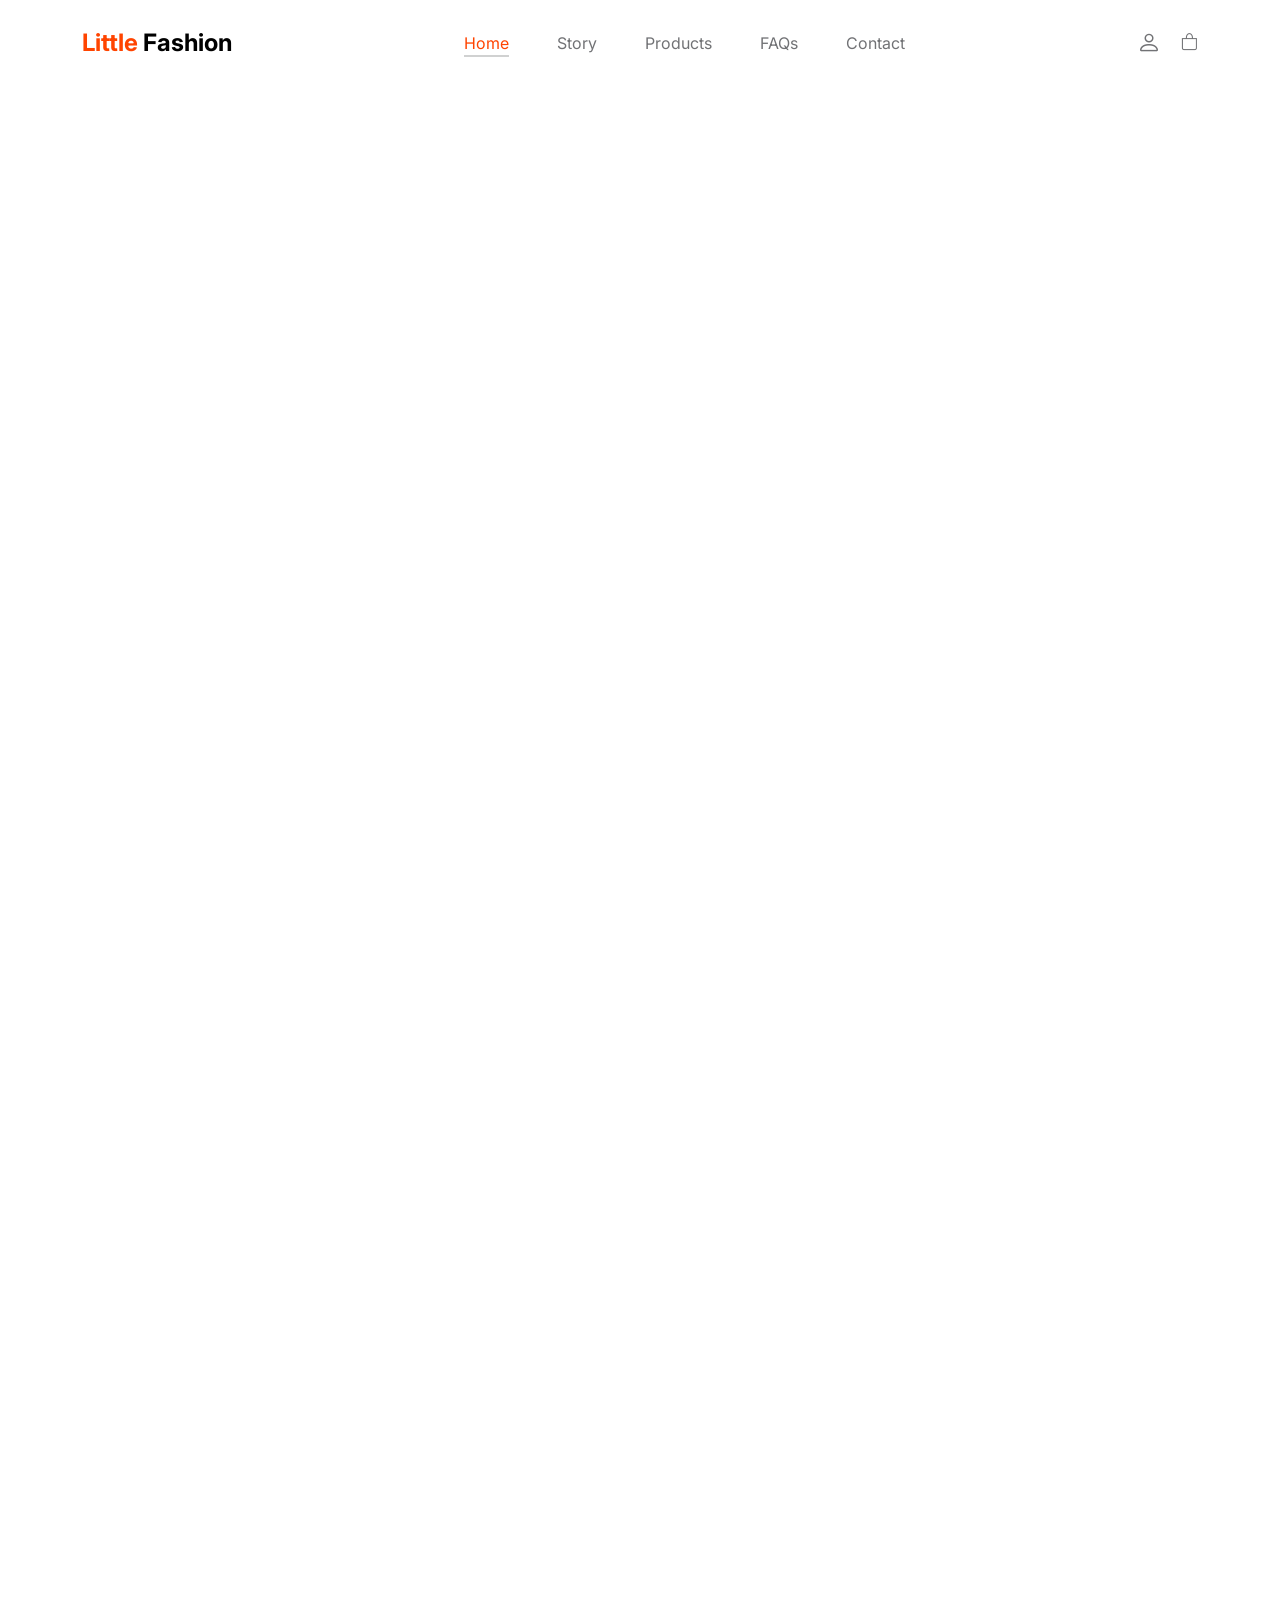
<file: swe/index.html>
<!doctype html>
<html lang="en">
    <head>
        <meta charset="utf-8">
        <meta name="viewport" content="width=device-width, initial-scale=1">

        <meta name="description" content="">
        <meta name="author" content="">

        <title>Tooplate's Little Fashion</title>

        <!-- CSS FILES -->
        <link rel="preconnect" href="https://fonts.googleapis.com">

        <link rel="preconnect" href="https://fonts.gstatic.com" crossorigin>

        <link href="https://fonts.googleapis.com/css2?family=Inter:wght@100;300;400;700;900&display=swap" rel="stylesheet">

        <link href="css/bootstrap.min.css" rel="stylesheet">
        <link href="css/bootstrap-icons.css" rel="stylesheet">

        <link rel="stylesheet" href="css/slick.css"/>

        <link href="css/tooplate-little-fashion.css" rel="stylesheet">
<!--

Tooplate 2127 Little Fashion

https://www.tooplate.com/view/2127-little-fashion

-->
    </head>
    
    <body>

        <section class="preloader">
            <div class="spinner">
                <span class="sk-inner-circle"></span>
            </div>
        </section>
    
        <main>

            <nav class="navbar navbar-expand-lg">
                <div class="container">
                    <button class="navbar-toggler" type="button" data-bs-toggle="collapse" data-bs-target="#navbarNav" aria-controls="navbarNav" aria-expanded="false" aria-label="Toggle navigation">
                        <span class="navbar-toggler-icon"></span>
                    </button>

                    <a class="navbar-brand" href="index.html">
                        <strong><span>Little</span> Fashion</strong>
                    </a>

                    <div class="d-lg-none">
                        <a href="sign-in.html" class="bi-person custom-icon me-3"></a>

                        <a href="product-detail.html" class="bi-bag custom-icon"></a>
                    </div>

                    <div class="collapse navbar-collapse" id="navbarNav">
                        <ul class="navbar-nav mx-auto">
                            <li class="nav-item">
                                <a class="nav-link active" href="index.html">Home</a>
                            </li>

                            <li class="nav-item">
                                <a class="nav-link" href="about.html">Story</a>
                            </li>

                            <li class="nav-item">
                                <a class="nav-link" href="products.html">Products</a>
                            </li>

                            <li class="nav-item">
                                <a class="nav-link" href="faq.html">FAQs</a>
                            </li>

                            <li class="nav-item">
                                <a class="nav-link" href="contact.html">Contact</a>
                            </li>
                        </ul>

                        <div class="d-none d-lg-block">
                            <a href="sign-in.html" class="bi-person custom-icon me-3"></a>

                            <a href="product-detail.html" class="bi-bag custom-icon"></a>
                        </div>
                    </div>
                </div>
            </nav>

            <section class="slick-slideshow">   
                <div class="slick-custom">
                    <img src="images/slideshow/medium-shot-business-women-high-five.jpeg" class="img-fluid" alt="">

                    <div class="slick-bottom">
                        <div class="container">
                            <div class="row">
                                <div class="col-lg-6 col-10">
                                    <h1 class="slick-title">Cool Fashion</h1>

                                    <p class="lead text-white mt-lg-3 mb-lg-5">Little fashion template comes with total 8 HTML pages provided by Tooplate website.</p>

                                    <a href="about.html" class="btn custom-btn">Learn more about us</a>
                                </div>
                            </div>
                        </div>
                    </div>
                </div>

                <div class="slick-custom">
                    <img src="images/slideshow/team-meeting-renewable-energy-project.jpeg" class="img-fluid" alt="">

                    <div class="slick-bottom">
                        <div class="container">
                            <div class="row">
                                <div class="col-lg-6 col-10">
                                    <h1 class="slick-title">New Design</h1>

                                    <p class="lead text-white mt-lg-3 mb-lg-5">Please share this Little Fashion template to your friends. Thank you for supporting us.</p>

                                    <a href="product.html" class="btn custom-btn">Explore products</a>
                                </div>
                            </div>
                        </div>
                    </div>
                </div>

                <div class="slick-custom">
                    <img src="images/slideshow/two-business-partners-working-together-office-computer.jpeg" class="img-fluid" alt="">

                    <div class="slick-bottom">
                        <div class="container">
                            <div class="row">
                                <div class="col-lg-6 col-10">
                                    <h1 class="slick-title">Talk to us</h1>

                                    <p class="lead text-white mt-lg-3 mb-lg-5">Tooplate is one of the best HTML CSS template websites for everyone.</p>

                                    <a href="contact.html" class="btn custom-btn">Work with us</a>
                                </div>
                            </div>
                        </div>
                    </div>
                </div>

            </section>

            <section class="about section-padding">
                <div class="container">
                    <div class="row">

                        <div class="col-12 text-center">
                            <h2 class="mb-5">Get started with <span>Little</span> Fashion</h2>
                        </div>

                        <div class="col-lg-2 col-12 mt-auto mb-auto">
                            <ul class="nav nav-pills mb-5 mx-auto justify-content-center align-items-center" id="pills-tab" role="tablist">
                                <li class="nav-item" role="presentation">
                                    <button class="nav-link active" id="pills-home-tab" data-bs-toggle="pill" data-bs-target="#pills-home" type="button" role="tab" aria-controls="pills-home" aria-selected="true">Introduction</button>
                                </li>

                                <li class="nav-item" role="presentation">
                                    <button class="nav-link" id="pills-youtube-tab" data-bs-toggle="pill" data-bs-target="#pills-youtube" type="button" role="tab" aria-controls="pills-youtube" aria-selected="true">How we work?</button>
                                </li>

                                <li class="nav-item" role="presentation">
                                    <button class="nav-link" id="pills-skill-tab" data-bs-toggle="pill" data-bs-target="#pills-skill" type="button" role="tab" aria-controls="pills-skill" aria-selected="false">Capabilites</button>
                                </li>
                            </ul>
                        </div>

                        <div class="col-lg-10 col-12">
                            <div class="tab-content mt-2" id="pills-tabContent">
                                <div class="tab-pane fade show active" id="pills-home" role="tabpanel" aria-labelledby="pills-home-tab">

                                    <div class="row">
                                        <div class="col-lg-7 col-12">
                                            <img src="images/pim-chu-z6NZ76_UTDI-unsplash.jpeg" class="img-fluid" alt="">
                                        </div>

                                        <div class="col-lg-5 col-12">
                                            <div class="d-flex flex-column h-100 ms-lg-4 mt-lg-0 mt-5">
                                                <h4 class="mb-3">Good <span>Design</span> <br>Ideas for <span>your</span> fashion</h4>

                                                <p>Little Fashion templates comes with <a href="sign-in.html">sign in</a> / <a href="sign-up.html">sign up</a> pages, product listing / product detail, about, FAQs, and contact page.</p>

                                                <p>Since this HTML template is based on Boostrap 5 CSS library, you can feel free to add more components as you need.</p>

                                                <div class="mt-2 mt-lg-auto">
                                                    <a href="about.html" class="custom-link mb-2">
                                                        Learn more about us
                                                        <i class="bi-arrow-right ms-2"></i>
                                                    </a>
                                                </div>
                                            </div>
                                        </div>
                                    </div>
                                </div>

                                <div class="tab-pane fade" id="pills-youtube" role="tabpanel" aria-labelledby="pills-youtube-tab">

                                    <div class="row">
                                        <div class="col-lg-7 col-12">
                                            <div class="ratio ratio-16x9">
                                                <iframe src="https://www.youtube-nocookie.com/embed/f_7JqPDWhfw?controls=0" title="YouTube video player" frameborder="0" allow="accelerometer; autoplay; clipboard-write; encrypted-media; gyroscope; picture-in-picture" allowfullscreen></iframe>
                                            </div>
                                        </div>

                                        <div class="col-lg-5 col-12">
                                            <div class="d-flex flex-column h-100 ms-lg-4 mt-lg-0 mt-5">
                                                <h4 class="mb-3">Life at Studio</h4>

                                                <p>Over three years in business, We’ve had the chance to work on a variety of projects, with companies</p>

                                                <p>Custom work is branding, web design, UI/UX design</p>

                                                <div class="mt-2 mt-lg-auto">
                                                    <a href="contact.html" class="custom-link mb-2">
                                                        Work with us
                                                        <i class="bi-arrow-right ms-2"></i>
                                                    </a>
                                                </div>
                                            </div>
                                        </div>
                                    </div>
                                </div>

                                <div class="tab-pane fade" id="pills-skill" role="tabpanel" aria-labelledby="pills-skill-tab">
                                    <div class="row">
                                        <div class="col-lg-7 col-12">
                                            <img src="images/cody-lannom-G95AReIh_Ko-unsplash.jpeg" class="img-fluid" alt="">
                                        </div>

                                        <div class="col-lg-5 col-12">
                                            <div class="d-flex flex-column h-100 ms-lg-4 mt-lg-0 mt-5">
                                                <h4 class="mb-3">What can help you?</h4>

                                                <p>Over three years in business, We’ve had the chance on projects</p>

                                                <div class="skill-thumb mt-3">

                                                    <strong>Branding</strong>
                                                        <span class="float-end">90%</span>
                                                            <div class="progress">
                                                                <div class="progress-bar progress-bar-primary" role="progressbar" aria-valuenow="90" aria-valuemin="0" aria-valuemax="100" style="width: 90%;"></div>
                                                            </div>

                                                    <strong>Design & Stragety</strong>
                                                        <span class="float-end">70%</span>
                                                            <div class="progress">
                                                                <div class="progress-bar progress-bar-primary" role="progressbar" aria-valuenow="70" aria-valuemin="0" aria-valuemax="100" style="width: 70%;"></div>
                                                            </div>

                                                    <strong>Online Platform</strong>
                                                        <span class="float-end">80%</span>
                                                            <div class="progress">
                                                                <div class="progress-bar progress-bar-primary" role="progressbar" aria-valuenow="80" aria-valuemin="0" aria-valuemax="100" style="width: 80%;"></div>
                                                            </div>

                                                </div>
                                                
                                                <div class="mt-2 mt-lg-auto">
                                                    <a href="products.html" class="custom-link mb-2">
                                                        Explore products
                                                        <i class="bi-arrow-right ms-2"></i>
                                                    </a>
                                                </div>
                                            </div>
                                        </div>
                                    </div>
                                </div>

                            </div>
                        </div>

                    </div>
                </div>
            </section>

            <section class="front-product">
                <div class="container-fluid p-0">
                    <div class="row align-items-center">

                        <div class="col-lg-6 col-12">
                            <img src="images/retail-shop-owner-mask-social-distancing-shopping.jpg" class="img-fluid" alt="">
                        </div>

                        <div class="col-lg-6 col-12">
                            <div class="px-5 py-5 py-lg-0">
                                
                                <h2 class="mb-4"><span>Retail</span> shop owners</h2>

                                <p class="lead mb-4">Credits go to Unsplash and FreePik websites for images used in this Little Fashion by Tooplate.</p>

                                <a href="products.html" class="custom-link">
                                    Explore Products
                                    <i class="bi-arrow-right ms-2"></i>
                                </a>
                            </div>
                        </div>

                    </div>
                </div>
            </section>

            <section class="featured-product section-padding">
                <div class="container">
                    <div class="row">
                        
                        <div class="col-12 text-center">
                            <h2 class="mb-5">Featured Products</h2>
                        </div>

                        <div class="col-lg-4 col-12 mb-3">
                            <div class="product-thumb">
                                <a href="product-detail.html">
                                    <img src="images/product/evan-mcdougall-qnh1odlqOmk-unsplash.jpeg" class="img-fluid product-image" alt="">
                                </a>

                                <div class="product-top d-flex">
                                    <span class="product-alert me-auto">New Arrival</span>

                                    <a href="#" class="bi-heart-fill product-icon"></a>
                                </div>

                                <div class="product-info d-flex">
                                    <div>
                                        <h5 class="product-title mb-0">
                                            <a href="product-detail.html" class="product-title-link">Tree pot</a>
                                        </h5>

                                        <p class="product-p">Original package design from house</p>
                                    </div>

                                    <small class="product-price text-muted ms-auto mt-auto mb-5">$25</small>
                                </div>
                            </div>
                        </div>

                        <div class="col-lg-4 col-12 mb-3">
                            <div class="product-thumb">
                                <a href="product-detail.html">
                                    <img src="images/product/jordan-nix-CkCUvwMXAac-unsplash.jpeg" class="img-fluid product-image" alt="">
                                </a>

                                <div class="product-top d-flex">
                                    <span class="product-alert">Low Price</span>

                                    <a href="#" class="bi-heart-fill product-icon ms-auto"></a>
                                </div>

                                <div class="product-info d-flex">
                                    <div>
                                        <h5 class="product-title mb-0">
                                            <a href="product-detail.html" class="product-title-link">Fashion Set</a>
                                        </h5>

                                        <p class="product-p">Costume Package</p>
                                    </div>

                                    <small class="product-price text-muted ms-auto mt-auto mb-5">$35</small>
                                </div>
                            </div>
                        </div>

                        <div class="col-lg-4 col-12">
                            <div class="product-thumb">
                                <a href="product-detail.html">
                                    <img src="images/product/nature-zen-3Dn1BZZv3m8-unsplash.jpeg" class="img-fluid product-image" alt="">
                                </a>

                                <div class="product-top d-flex">
                                    <a href="#" class="bi-heart-fill product-icon ms-auto"></a>
                                </div>

                                <div class="product-info d-flex">
                                    <div>
                                        <h5 class="product-title mb-0">
                                            <a href="product-detail.html" class="product-title-link">Juice Drinks</a>
                                        </h5>

                                        <p class="product-p">Nature made another world</p>
                                    </div>

                                    <small class="product-price text-muted ms-auto mt-auto mb-5">$45</small>
                                </div>
                            </div>
                        </div>

                        <div class="col-12 text-center">
                            <a href="products.html" class="view-all">View All Products</a>
                        </div>

                    </div>
                </div>
            </section>

        </main>

        <footer class="site-footer">
            <div class="container">
                <div class="row">

                    <div class="col-lg-3 col-10 me-auto mb-4">
                        <h4 class="text-white mb-3"><a href="index.html">Little</a> Fashion</h4>
                        <p class="copyright-text text-muted mt-lg-5 mb-4 mb-lg-0">Copyright © 2022 <strong>Little Fashion</strong></p>
                        <br>
                        <p class="copyright-text">Designed by <a href="https://www.tooplate.com/" target="_blank">Tooplate</a></p>
                    </div>

                    <div class="col-lg-5 col-8">
                        <h5 class="text-white mb-3">Sitemap</h5>

                        <ul class="footer-menu d-flex flex-wrap">
                            <li class="footer-menu-item"><a href="about.html" class="footer-menu-link">Story</a></li>

                            <li class="footer-menu-item"><a href="#" class="footer-menu-link">Products</a></li>

                            <li class="footer-menu-item"><a href="#" class="footer-menu-link">Privacy policy</a></li>

                            <li class="footer-menu-item"><a href="#" class="footer-menu-link">FAQs</a></li>

                            <li class="footer-menu-item"><a href="#" class="footer-menu-link">Contact</a></li>
                        </ul>
                    </div>

                    <div class="col-lg-3 col-4">
                        <h5 class="text-white mb-3">Social</h5>

                        <ul class="social-icon">

                            <li><a href="#" class="social-icon-link bi-youtube"></a></li>

                            <li><a href="#" class="social-icon-link bi-whatsapp"></a></li>

                            <li><a href="#" class="social-icon-link bi-instagram"></a></li>

                            <li><a href="#" class="social-icon-link bi-skype"></a></li>
                        </ul>
                    </div>

                </div>
            </div>
        </footer>

        <!-- JAVASCRIPT FILES -->
        <script src="js/jquery.min.js"></script>
        <script src="js/bootstrap.bundle.min.js"></script>
        <script src="js/Headroom.js"></script>
        <script src="js/jQuery.headroom.js"></script>
        <script src="js/slick.min.js"></script>
        <script src="js/custom.js"></script>

    </body>
</html>
</file>
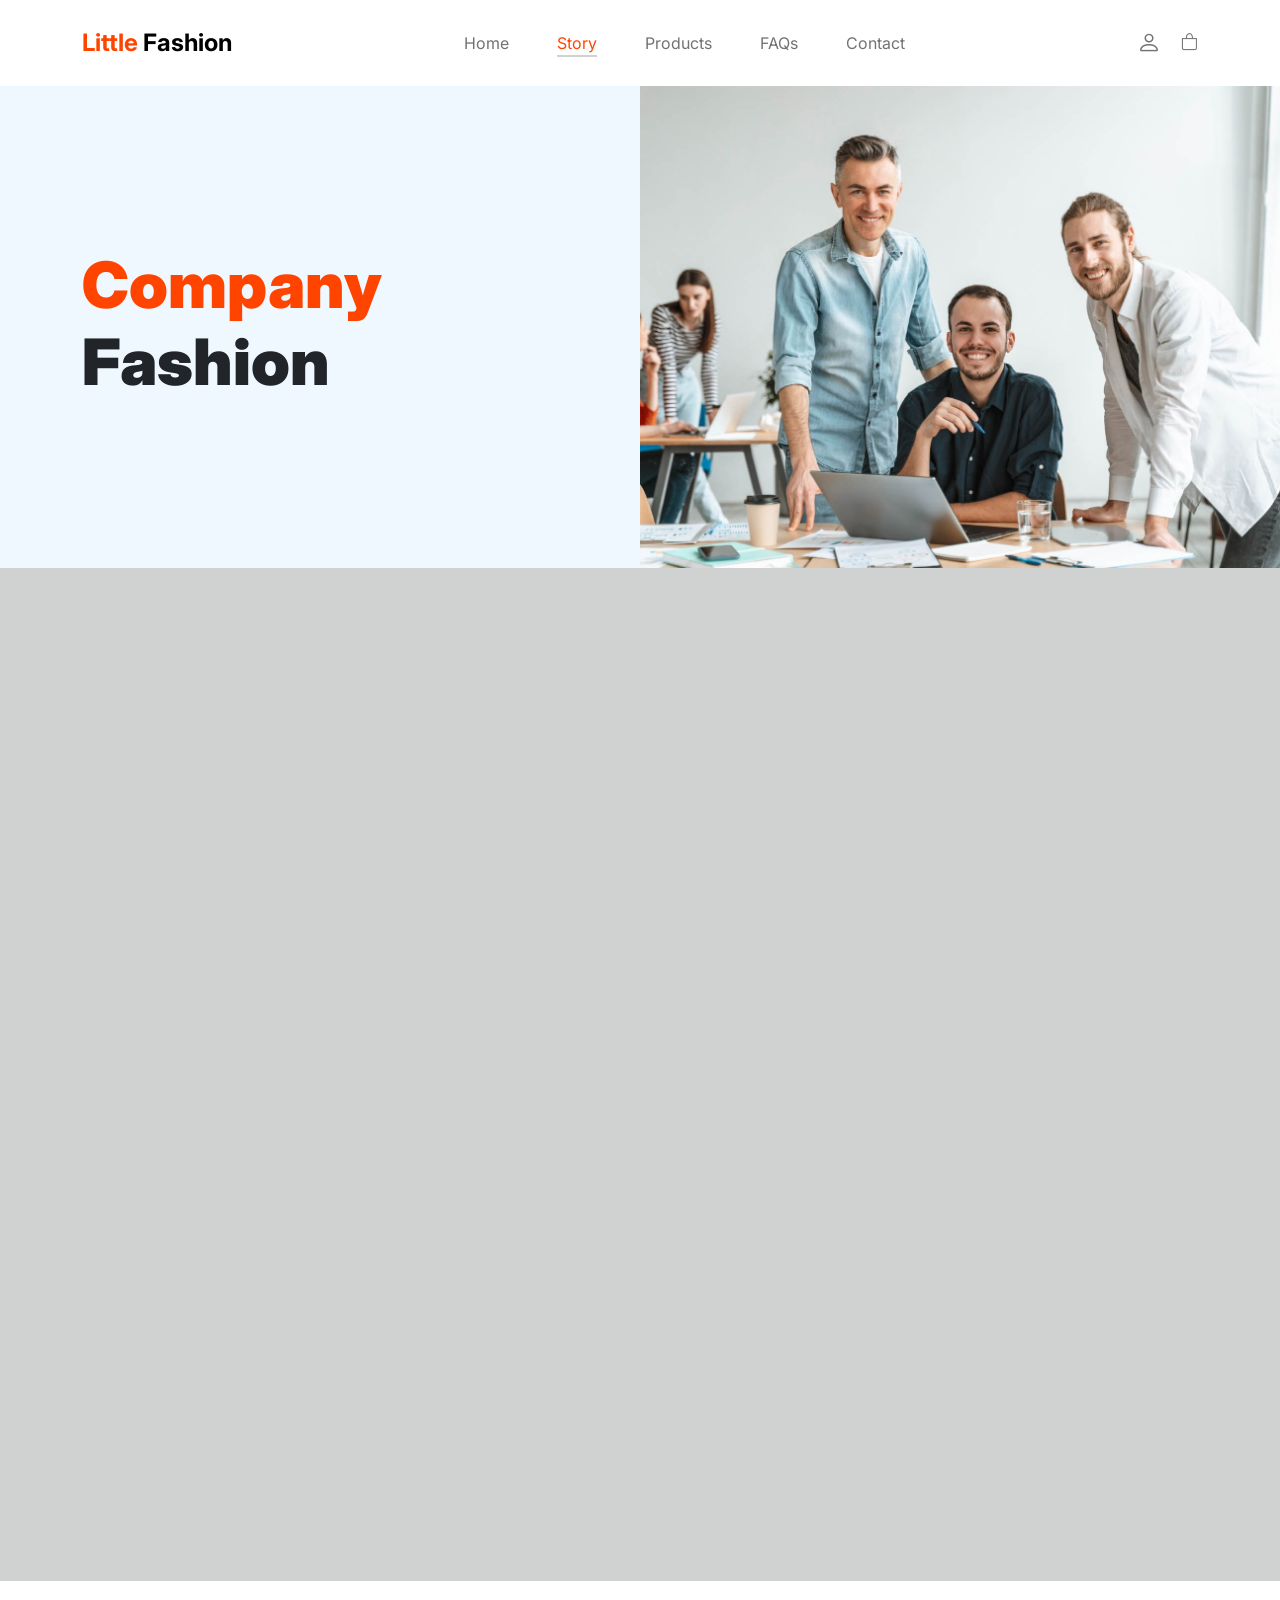
<file: swe/about.html>
<!doctype html>
<html lang="en">
    <head>
        <meta charset="utf-8">
        <meta name="viewport" content="width=device-width, initial-scale=1">

        <meta name="description" content="">
        <meta name="author" content="">

        <title>Tooplate's Little Fashion - About Page</title>

        <!-- CSS FILES -->
        <link rel="preconnect" href="https://fonts.googleapis.com">

        <link rel="preconnect" href="https://fonts.gstatic.com" crossorigin>

        <link href="https://fonts.googleapis.com/css2?family=Inter:wght@100;300;400;700;900&display=swap" rel="stylesheet">

        <link href="css/bootstrap.min.css" rel="stylesheet">
        <link href="css/bootstrap-icons.css" rel="stylesheet">

        <link rel="stylesheet" href="css/slick.css"/>

        <link href="css/tooplate-little-fashion.css" rel="stylesheet">
        
<!--

Tooplate 2127 Little Fashion

https://www.tooplate.com/view/2127-little-fashion

-->
    </head>
    
    <body>

        <section class="preloader">
            <div class="spinner">
                <span class="sk-inner-circle"></span>
            </div>
        </section>
    
        <main>

            <nav class="navbar navbar-expand-lg">
                <div class="container">
                    <button class="navbar-toggler" type="button" data-bs-toggle="collapse" data-bs-target="#navbarNav" aria-controls="navbarNav" aria-expanded="false" aria-label="Toggle navigation">
                        <span class="navbar-toggler-icon"></span>
                    </button>

                    <a class="navbar-brand" href="index.html">
                        <strong><span>Little</span> Fashion</strong>
                    </a>

                    <div class="d-lg-none">
                        <a href="sign-in.html" class="bi-person custom-icon me-3"></a>

                        <a href="product-detail.html" class="bi-bag custom-icon"></a>
                    </div>

                    <div class="collapse navbar-collapse" id="navbarNav">
                        <ul class="navbar-nav mx-auto">
                            <li class="nav-item">
                                <a class="nav-link" href="index.html">Home</a>
                            </li>

                            <li class="nav-item">
                                <a class="nav-link active" href="about.html">Story</a>
                            </li>

                            <li class="nav-item">
                                <a class="nav-link" href="products.html">Products</a>
                            </li>

                            <li class="nav-item">
                                <a class="nav-link" href="faq.html">FAQs</a>
                            </li>

                            <li class="nav-item">
                                <a class="nav-link" href="contact.html">Contact</a>
                            </li>
                        </ul>

                        <div class="d-none d-lg-block">
                            <a href="sign-in.html" class="bi-person custom-icon me-3"></a>

                            <a href="product-detail.html" class="bi-bag custom-icon"></a>
                        </div>
                    </div>
                </div>
            </nav>

            <header class="site-header section-padding-img site-header-image">
                <div class="container">
                    <div class="row">

                        <div class="col-lg-6 col-12 header-info">
                            <h1>
                                <span class="d-block text-primary">Company</span>
                                <span class="d-block text-dark">Fashion</span>
                            </h1>
                        </div>
                    </div>
                </div>

                <img src="images/header/businesspeople-meeting-office-working.jpg" class="header-image img-fluid" alt="">
            </header>

            <section class="team section-padding">
                <div class="container">
                    <div class="row">

                        <div class="col-12">
                            <h2 class="mb-5">Meet our <span>team</span></h2>
                        </div>

                        <div class="col-lg-4 mb-4 col-12">
                            <div class="team-thumb d-flex align-items-center">
                                <img src="images/people/senior-man-wearing-white-face-mask-covid-19-campaign-with-design-space.jpeg" class="img-fluid custom-circle-image team-image me-4" alt="">

                                <div class="team-info">
                                    <h5 class="mb-0">Don</h5>
                                    <strong class="text-muted">Product, VP</strong>

                                    <!-- Button trigger modal -->
                                    <button type="button" class="btn custom-modal-btn" data-bs-toggle="modal" data-bs-target="#don">
                                      <i class="bi-plus-circle-fill"></i>
                                    </button>

                                </div>
                            </div>
                        </div>

                        <div class="col-lg-4 mb-4 col-12">
                            <div class="team-thumb d-flex align-items-center">
                                <img src="images/people/portrait-british-woman.jpeg" class="img-fluid custom-circle-image team-image me-4" alt="">

                                <div class="team-info">
                                    <h5 class="mb-0">Kelly</h5>
                                    <strong class="text-muted">Marketing</strong>

                                    <!-- Button trigger modal -->
                                    <button type="button" class="btn custom-modal-btn" data-bs-toggle="modal" data-bs-target="#kelly">
                                      <i class="bi-plus-circle-fill"></i>
                                    </button>
                                </div>
                            </div>
                        </div>

                        <div class="col-lg-4 mb-lg-0 mb-4 col-12">
                            <div class="team-thumb d-flex align-items-center">
                                <img src="images/people/beautiful-woman-face-portrait-brown-background.jpeg" class="img-fluid custom-circle-image team-image me-4" alt="">

                                <div class="team-info">
                                    <h5 class="mb-0">Marie</h5>
                                    <strong class="text-muted">Founder</strong>

                                    <!-- Button trigger modal -->
                                    <button type="button" class="btn custom-modal-btn" data-bs-toggle="modal" data-bs-target="#marie">
                                      <i class="bi-plus-circle-fill"></i>
                                    </button>
                                </div>
                            </div>
                        </div>

                    </div>
                </div>
            </section>

            <section class="testimonial section-padding">
                <div class="container">
                    <div class="row">

                        <div class="col-lg-9 mx-auto col-11">
                            <h2 class="text-center">Customer love, <br> <span>Little</span> Fashion</h2>

                            <div class="slick-testimonial">
                                <div class="slick-testimonial-caption">
                                    <p class="lead">Over three years in business, We’ve had the chance to work on a variety of projects, with companies Lorem ipsum dolor sit amet</p>

                                    <div class="slick-testimonial-client d-flex align-items-center mt-4">
                                        <img src="images/people/senior-man-wearing-white-face-mask-covid-19-campaign-with-design-space.jpeg" class="img-fluid custom-circle-image me-3" alt="">

                                        <span>George, <strong class="text-muted">Digital Art Fashion</strong></span>
                                    </div>
                                </div>

                                <div class="slick-testimonial-caption">
                                    <p class="lead">Over three years in business, We’ve had the chance to work on a variety of projects, with companies Lorem ipsum dolor sit amet</p>

                                    <div class="slick-testimonial-client d-flex align-items-center mt-4">
                                        <img src="images/people/beautiful-woman-face-portrait-brown-background.jpeg" class="img-fluid custom-circle-image me-3" alt="">

                                        <span>Sandar, <strong class="text-muted">Zoom Fashion Idea</strong></span>
                                    </div>
                                </div>

                                <div class="slick-testimonial-caption">
                                    <p class="lead">Over three years in business, We’ve had the chance to work on a variety of projects, with companies Lorem ipsum dolor sit amet</p>

                                    <div class="slick-testimonial-client d-flex align-items-center mt-4">
                                        <img src="images/people/portrait-british-woman.jpeg" class="img-fluid custom-circle-image me-3" alt="">

                                        <span>Marie, <strong class="text-muted">Art Fashion Design</strong></span>
                                    </div>
                                </div>

                                <div class="slick-testimonial-caption">
                                    <p class="lead">Over three years in business, We’ve had the chance to work on a variety of projects, with companies Lorem ipsum dolor sit amet</p>

                                    <div class="slick-testimonial-client d-flex align-items-center mt-4">
                                        <img src="images/people/woman-wearing-mask-face-closeup-covid-19-green-background.jpeg" class="img-fluid custom-circle-image me-3" alt="">

                                        <span>Catherine, <strong class="text-muted">Dress Fashion</strong></span>
                                    </div>
                                </div>
                            </div>
                        </div>

                    </div>
                </div>
            </section>

        </main>

        <footer class="site-footer">
            <div class="container">
                <div class="row">

                    <div class="col-lg-3 col-10 me-auto mb-4">
                        <h4 class="text-white mb-3"><a href="index.html">Little</a> Fashion</h4>
                        <p class="copyright-text text-muted mt-lg-5 mb-4 mb-lg-0">Copyright © 2022 <strong>Little Fashion</strong></p>
                        <br>
                        <p class="copyright-text">Designed by <a href="https://www.tooplate.com/" target="_blank">Tooplate</a></p>
                    </div>

                    <div class="col-lg-5 col-8">
                        <h5 class="text-white mb-3">Sitemap</h5>

                        <ul class="footer-menu d-flex flex-wrap">
                            <li class="footer-menu-item"><a href="about.html" class="footer-menu-link">About</a></li>

                            <li class="footer-menu-item"><a href="#" class="footer-menu-link">Products</a></li>

                            <li class="footer-menu-item"><a href="#" class="footer-menu-link">Privacy policy</a></li>

                            <li class="footer-menu-item"><a href="#" class="footer-menu-link">FAQs</a></li>

                            <li class="footer-menu-item"><a href="#" class="footer-menu-link">Contact</a></li>
                        </ul>
                    </div>

                    <div class="col-lg-3 col-4">
                        <h5 class="text-white mb-3">Social</h5>

                        <ul class="social-icon">

                            <li><a href="#" class="social-icon-link bi-youtube"></a></li>

                            <li><a href="#" class="social-icon-link bi-whatsapp"></a></li>

                            <li><a href="#" class="social-icon-link bi-instagram"></a></li>

                            <li><a href="#" class="social-icon-link bi-skype"></a></li>
                        </ul>
                    </div>

                </div>
            </div>
        </footer>

        <!-- TEAM MEMBER MODAL -->
        <div class="modal fade" id="don" tabindex="-1" aria-labelledby="exampleModalLabel" aria-hidden="true">
            <div class="modal-dialog modal-dialog-centered modal-lg">
                <div class="modal-content border-0">
                    <div class="modal-header flex-column">
                        <h3 class="modal-title" id="exampleModalLabel">Don Haruko</h3>

                        <h6 class="text-muted">Product, VP</h6>

                        <button type="button" class="btn-close" data-bs-dismiss="modal" aria-label="Close"></button>
                    </div>

                    <div class="modal-body">
                        <h5 class="mb-4">Over three years in business had the chance to work on variety of projects, with companies</h5>

                        <div class="row mb-4">
                            <div class="col-lg-6 col-12">
                                <p>Lorem ipsum dolor sit amet, consectetur adipiscing elit, sed do eiusmod tempor incididunt ut labore et dolore magna aliqua.</p>
                            </div>

                            <div class="col-lg-6 col-12">
                                <p>Incididunt ut labore et dolore magna aliqua. Quis ipsum suspendisse commodo viverra.</p>
                            </div>
                        </div>

                        <ul class="social-icon">
                            <li class="me-3"><strong>Where to find?</strong></li>

                            <li><a href="#" class="social-icon-link bi-youtube"></a></li>

                            <li><a href="#" class="social-icon-link bi-whatsapp"></a></li>

                            <li><a href="#" class="social-icon-link bi-instagram"></a></li>
                        </ul>
                    </div>
                </div>

            </div>
        </div>

        <!-- TEAM MEMBER MODAL -->
        <div class="modal fade" id="kelly" tabindex="-1" aria-labelledby="exampleModalLabel" aria-hidden="true">
            <div class="modal-dialog modal-dialog-centered modal-lg">
                <div class="modal-content border-0">
                    <div class="modal-header flex-column">
                        <h3 class="modal-title" id="exampleModalLabel">Kelly Lisa</h3>

                        <h6 class="text-muted">Global, Head of Marketing</h6>

                        <button type="button" class="btn-close" data-bs-dismiss="modal" aria-label="Close"></button>
                    </div>

                    <div class="modal-body">
                        <h5 class="mb-4">Over three years in business had the chance to work on variety of projects, with companies</h5>

                        <div class="row mb-4">
                            <div class="col-lg-6 col-12">
                                <p>Lorem ipsum dolor sit amet, consectetur adipiscing elit, sed do eiusmod tempor incididunt ut labore et dolore magna aliqua.</p>
                            </div>

                            <div class="col-lg-6 col-12">
                                <p>Incididunt ut labore et dolore magna aliqua. Quis ipsum suspendisse commodo viverra.</p>
                            </div>
                        </div>

                        <ul class="social-icon">
                            <li class="me-3"><strong>Where to find?</strong></li>

                            <li><a href="#" class="social-icon-link bi-facebook"></a></li>

                            <li><a href="#" class="social-icon-link bi-instagram"></a></li>
                        </ul>
                    </div>
                </div>

            </div>
        </div>

        <!-- TEAM MEMBER MODAL -->
        <div class="modal fade" id="marie" tabindex="-1" aria-labelledby="exampleModalLabel" aria-hidden="true">
            <div class="modal-dialog modal-dialog-centered modal-lg">
                <div class="modal-content border-0">
                    <div class="modal-header flex-column">
                        <h3 class="modal-title" id="exampleModalLabel">Marie Sam</h3>

                        <h6 class="text-muted">Founder & CEO</h6>

                        <button type="button" class="btn-close" data-bs-dismiss="modal" aria-label="Close"></button>
                    </div>

                    <div class="modal-body">
                        <h5 class="mb-4">Over three years in business had the chance to work on variety of projects, with companies</h5>

                        <div class="row mb-4">
                            <div class="col-lg-6 col-12">
                                <p>Lorem ipsum dolor sit amet, consectetur adipiscing elit, sed do eiusmod tempor incididunt ut labore et dolore magna aliqua.</p>
                            </div>

                            <div class="col-lg-6 col-12">
                                <p>Incididunt ut labore et dolore magna aliqua. Quis ipsum suspendisse commodo viverra.</p>
                            </div>
                        </div>

                        <ul class="social-icon">
                            <li class="me-3"><strong>Where to find?</strong></li>

                            <li><a href="#" class="social-icon-link bi-twitter"></a></li>

                            <li><a href="#" class="social-icon-link bi-linkedin"></a></li>

                            <li><a href="#" class="social-icon-link bi-envelope"></a></li>
                        </ul>
                    </div>
                </div>

            </div>
        </div>

        <!-- JAVASCRIPT FILES -->
        <script src="js/jquery.min.js"></script>
        <script src="js/bootstrap.bundle.min.js"></script>
        <script src="js/Headroom.js"></script>
        <script src="js/jQuery.headroom.js"></script>
        <script src="js/slick.min.js"></script>
        <script src="js/custom.js"></script>

    </body>
</html>
</file>
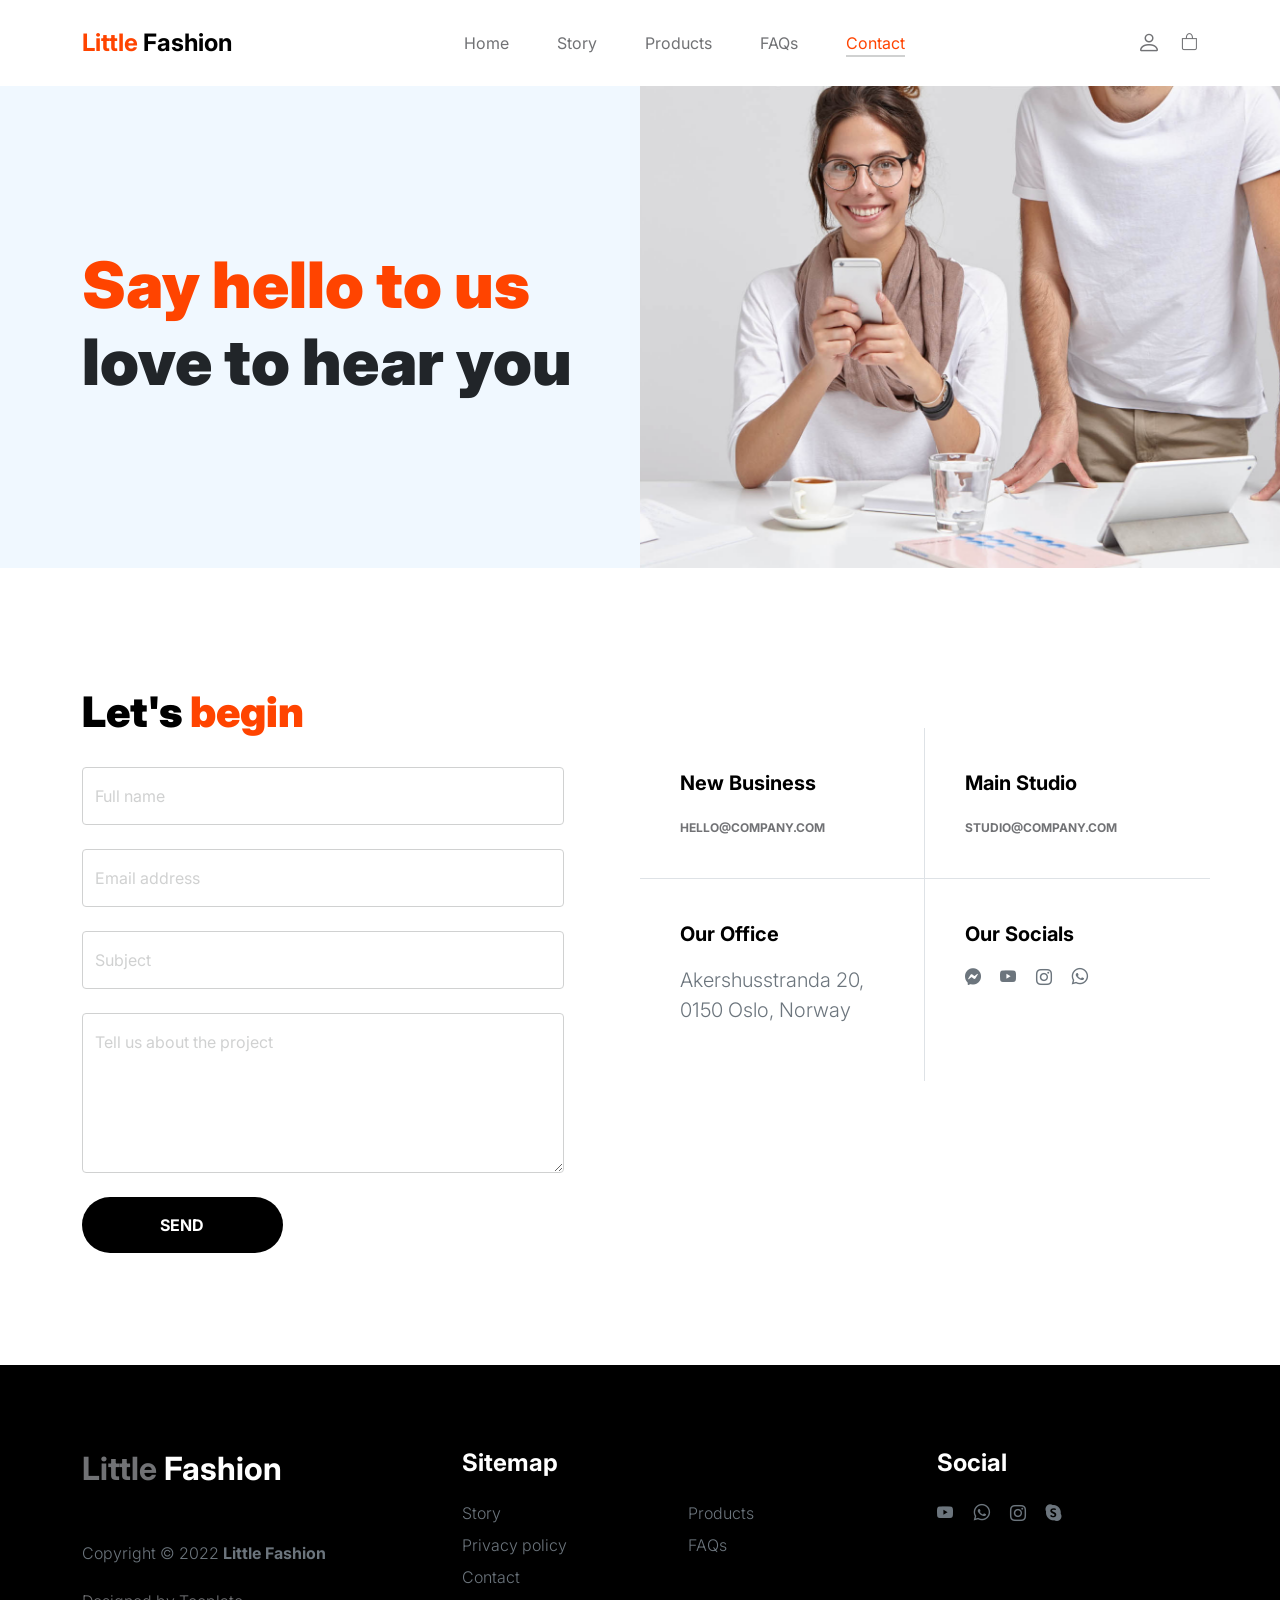
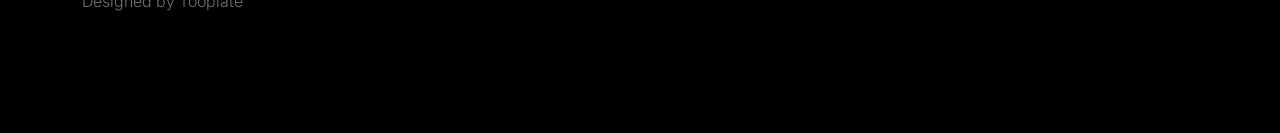
<file: swe/contact.html>
<!doctype html>
<html lang="en">
    <head>
        <meta charset="utf-8">
        <meta name="viewport" content="width=device-width, initial-scale=1">

        <meta name="description" content="">
        <meta name="author" content="">

        <title>Tooplate's Little Fashion - Contact Page</title>

        <!-- CSS FILES -->
        <link rel="preconnect" href="https://fonts.googleapis.com">

        <link rel="preconnect" href="https://fonts.gstatic.com" crossorigin>

        <link href="https://fonts.googleapis.com/css2?family=Inter:wght@100;300;400;700;900&display=swap" rel="stylesheet">

        <link href="css/bootstrap.min.css" rel="stylesheet">
        <link href="css/bootstrap-icons.css" rel="stylesheet">

        <link rel="stylesheet" href="css/slick.css"/>

        <link href="css/tooplate-little-fashion.css" rel="stylesheet">
        
<!--

Tooplate 2127 Little Fashion

https://www.tooplate.com/view/2127-little-fashion

-->
    </head>
    
    <body>

        <section class="preloader">
            <div class="spinner">
                <span class="sk-inner-circle"></span>
            </div>
        </section>
    
        <main>

            <nav class="navbar navbar-expand-lg">
                <div class="container">
                    <button class="navbar-toggler" type="button" data-bs-toggle="collapse" data-bs-target="#navbarNav" aria-controls="navbarNav" aria-expanded="false" aria-label="Toggle navigation">
                        <span class="navbar-toggler-icon"></span>
                    </button>

                    <a class="navbar-brand" href="index.html">
                        <strong><span>Little</span> Fashion</strong>
                    </a>

                    <div class="d-lg-none">
                        <a href="sign-in.html" class="bi-person custom-icon me-3"></a>

                        <a href="product-detail.html" class="bi-bag custom-icon"></a>
                    </div>

                    <div class="collapse navbar-collapse" id="navbarNav">
                        <ul class="navbar-nav mx-auto">
                            <li class="nav-item">
                                <a class="nav-link" href="index.html">Home</a>
                            </li>

                            <li class="nav-item">
                                <a class="nav-link" href="about.html">Story</a>
                            </li>

                            <li class="nav-item">
                                <a class="nav-link" href="products.html">Products</a>
                            </li>

                            <li class="nav-item">
                                <a class="nav-link" href="faq.html">FAQs</a>
                            </li>

                            <li class="nav-item">
                                <a class="nav-link active" href="contact.html">Contact</a>
                            </li>
                        </ul>

                        <div class="d-none d-lg-block">
                            <a href="sign-in.html" class="bi-person custom-icon me-3"></a>

                            <a href="product-detail.html" class="bi-bag custom-icon"></a>
                        </div>
                    </div>
                </div>
            </nav>

            <header class="site-header section-padding-img site-header-image">
                <div class="container">
                    <div class="row">

                        <div class="col-lg-10 col-12 header-info">
                            <h1>
                                <span class="d-block text-primary">Say hello to us</span>
                                <span class="d-block text-dark">love to hear you</span>
                            </h1>
                        </div>
                    </div>
                </div>

                <img src="images/header/positive-european-woman-has-break-after-work.jpg" class="header-image img-fluid" alt="">
            </header>

            <section class="contact section-padding">
                <div class="container">
                    <div class="row">
                        
                        <div class="col-lg-6 col-12">
                            <h2 class="mb-4">Let's <span>begin</span></h2>

                            <form class="contact-form me-lg-5 pe-lg-3" role="form">

                                <div class="form-floating">
                                    <input type="text" name="name" id="name" class="form-control" placeholder="Full name" required>

                                    <label for="name">Full name</label>
                                </div>

                                <div class="form-floating my-4">
                                    <input type="email" name="email" id="email" pattern="[^ @]*@[^ @]*" class="form-control" placeholder="Email address" required>

                                    <label for="email">Email address</label>
                                </div>
                                
                                <div class="form-floating my-4">
                                    <input type="subject" name="subject" id="subject"class="form-control" placeholder="Subject" required>

                                    <label for="subject">Subject</label>
                                </div>

                                <div class="form-floating mb-4">
                                    <textarea id="message" name="message" class="form-control" placeholder="Leave a comment here" required style="height: 160px"></textarea>

                                    <label for="message">Tell us about the project</label>
                                </div>

                                <div class="col-lg-5 col-6">
                                    <button type="submit" class="form-control">Send</button>
                                </div>
                            </form>
                        </div>

                        <div class="col-lg-6 col-12 mt-5 ms-auto">
                            <div class="row">
                                <div class="col-6 border-end contact-info">
                                    <h6 class="mb-3">New Business</h6>

                                    <a href="mailto:hello@company.com" class="custom-link">
                                        hello@company.com
                                        <i class="bi-arrow-right ms-2"></i>
                                    </a>
                                </div>

                                <div class="col-6 contact-info">
                                	<h6 class="mb-3">Main Studio</h6>

                                    <a href="mailto:studio@company.com" class="custom-link">
                                        studio@company.com
                                        <i class="bi-arrow-right ms-2"></i>
                                    </a>
                                </div>

                                <div class="col-6 border-top border-end contact-info">
                                    <h6 class="mb-3">Our Office</h6>

                                    <p class="text-muted">Akershusstranda 20, 0150 Oslo, Norway</p>
                                </div>

                                <div class="col-6 border-top contact-info">
                                    <h6 class="mb-3">Our Socials</h6>

                                    <ul class="social-icon">

                                        <li><a href="#" class="social-icon-link bi-messenger"></a></li>

                                        <li><a href="#" class="social-icon-link bi-youtube"></a></li>

                                        <li><a href="#" class="social-icon-link bi-instagram"></a></li>

                                        <li><a href="#" class="social-icon-link bi-whatsapp"></a></li>
                                    </ul>
                                </div>
                            </div>
                        </div>

                    </div>
                </div>
            </section>
        </main>

        <footer class="site-footer">
            <div class="container">
                <div class="row">

                    <div class="col-lg-3 col-10 me-auto mb-4">
                        <h4 class="text-white mb-3"><a href="index.html">Little</a> Fashion</h4>
                        <p class="copyright-text text-muted mt-lg-5 mb-4 mb-lg-0">Copyright © 2022 <strong>Little Fashion</strong></p>
                        <br>
                        <p class="copyright-text">Designed by <a href="https://www.tooplate.com/" target="_blank">Tooplate</a></p>
                    </div>

                    <div class="col-lg-5 col-8">
                        <h5 class="text-white mb-3">Sitemap</h5>

                        <ul class="footer-menu d-flex flex-wrap">
                            <li class="footer-menu-item"><a href="about.html" class="footer-menu-link">Story</a></li>

                            <li class="footer-menu-item"><a href="#" class="footer-menu-link">Products</a></li>

                            <li class="footer-menu-item"><a href="#" class="footer-menu-link">Privacy policy</a></li>

                            <li class="footer-menu-item"><a href="#" class="footer-menu-link">FAQs</a></li>

                            <li class="footer-menu-item"><a href="#" class="footer-menu-link">Contact</a></li>
                        </ul>
                    </div>

                    <div class="col-lg-3 col-4">
                        <h5 class="text-white mb-3">Social</h5>

                        <ul class="social-icon">

                            <li><a href="#" class="social-icon-link bi-youtube"></a></li>

                            <li><a href="#" class="social-icon-link bi-whatsapp"></a></li>

                            <li><a href="#" class="social-icon-link bi-instagram"></a></li>

                            <li><a href="#" class="social-icon-link bi-skype"></a></li>
                        </ul>
                    </div>

                </div>
            </div>
        </footer>

        <!-- JAVASCRIPT FILES -->
        <script src="js/jquery.min.js"></script>
        <script src="js/bootstrap.bundle.min.js"></script>
        <script src="js/Headroom.js"></script>
        <script src="js/jQuery.headroom.js"></script>
        <script src="js/slick.min.js"></script>
        <script src="js/custom.js"></script>
    </body>
</html>
</file>
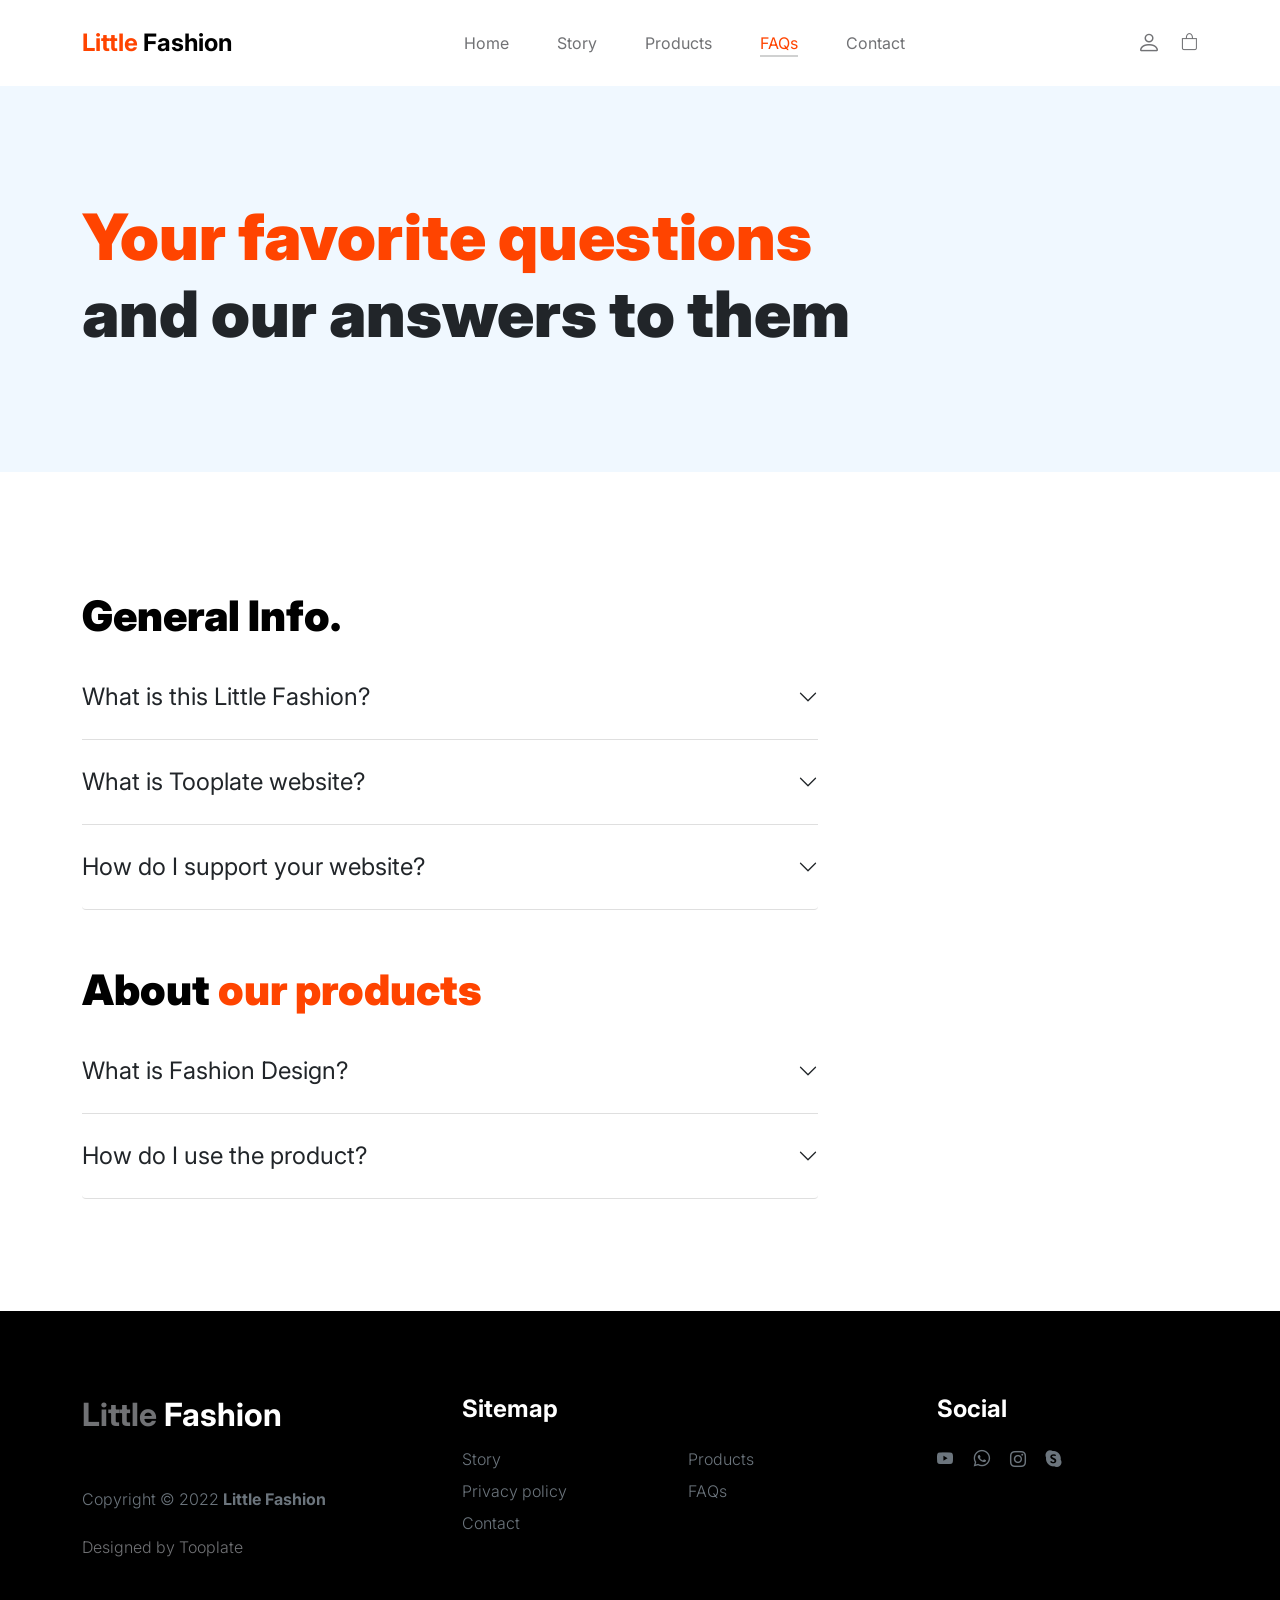
<file: swe/faq.html>
<!doctype html>
<html lang="en">
    <head>
        <meta charset="utf-8">
        <meta name="viewport" content="width=device-width, initial-scale=1">

        <meta name="description" content="">
        <meta name="author" content="">

        <title>Tooplate's Little Fashion - FAQs Page</title>

        <!-- CSS FILES -->
        <link rel="preconnect" href="https://fonts.googleapis.com">

        <link rel="preconnect" href="https://fonts.gstatic.com" crossorigin>

        <link href="https://fonts.googleapis.com/css2?family=Inter:wght@100;300;400;700;900&display=swap" rel="stylesheet">

        <link href="css/bootstrap.min.css" rel="stylesheet">
        <link href="css/bootstrap-icons.css" rel="stylesheet">

        <link rel="stylesheet" href="css/slick.css"/>

        <link href="css/tooplate-little-fashion.css" rel="stylesheet">
        
<!--

Tooplate 2127 Little Fashion

https://www.tooplate.com/view/2127-little-fashion

-->
    </head>
    
    <body>

        <section class="preloader">
            <div class="spinner">
                <span class="sk-inner-circle"></span>
            </div>
        </section>
    
        <main>

            <nav class="navbar navbar-expand-lg">
                <div class="container">
                    <button class="navbar-toggler" type="button" data-bs-toggle="collapse" data-bs-target="#navbarNav" aria-controls="navbarNav" aria-expanded="false" aria-label="Toggle navigation">
                        <span class="navbar-toggler-icon"></span>
                    </button>

                    <a class="navbar-brand" href="index.html">
                        <strong><span>Little</span> Fashion</strong>
                    </a>

                    <div class="d-lg-none">
                        <a href="sign-in.html" class="bi-person custom-icon me-3"></a>

                        <a href="product-detail.html" class="bi-bag custom-icon"></a>
                    </div>

                    <div class="collapse navbar-collapse" id="navbarNav">
                        <ul class="navbar-nav mx-auto">
                            <li class="nav-item">
                                <a class="nav-link" href="index.html">Home</a>
                            </li>

                            <li class="nav-item">
                                <a class="nav-link" href="about.html">Story</a>
                            </li>

                            <li class="nav-item">
                                <a class="nav-link" href="products.html">Products</a>
                            </li>

                            <li class="nav-item">
                                <a class="nav-link active" href="faq.html">FAQs</a>
                            </li>

                            <li class="nav-item">
                                <a class="nav-link" href="contact.html">Contact</a>
                            </li>
                        </ul>

                        <div class="d-none d-lg-block">
                            <a href="sign-in.html" class="bi-person custom-icon me-3"></a>

                            <a href="product-detail.html" class="bi-bag custom-icon"></a>
                        </div>
                    </div>
                </div>
            </nav>

            <header class="site-header section-padding d-flex justify-content-center align-items-center">
                <div class="container">
                    <div class="row">

                        <div class="col-lg-10 col-12">
                            <h1>
                                <span class="d-block text-primary">Your favorite questions</span>
                                <span class="d-block text-dark">and our answers to them</span>
                            </h1>
                        </div>
                    </div>
                </div>
            </header>

            <section class="faq section-padding">
                <div class="container">
                    <div class="row">
                        
                        <div class="col-lg-8 col-12">
                            <h2>General Info.</h2>

                            <div class="accordion" id="accordionGeneral">
                                <div class="accordion-item">
                                    <h2 class="accordion-header" id="headingOne">
                                        <button class="accordion-button collapsed" type="button" data-bs-toggle="collapse" data-bs-target="#accordionGeneralOne" aria-expanded="true" aria-controls="accordionGeneralOne">
                                        What is this Little Fashion?
                                        </button>
                                    </h2>

                                    <div id="accordionGeneralOne" class="accordion-collapse collapse" aria-labelledby="headingOne" data-bs-parent="#accordionGeneral">

                                        <div class="accordion-body">
                                            <p class="large-paragraph"><strong>Little Fashion</strong> is free Bootstrap 5 website template for everyone. There are 8 HTML pages included in this template and you can expand more pages as you need.</p>

                                            <p class="large-paragraph">Ut enim ad minim veniam, quis nostrud exercitation ullamco laboris nisi ut aliquip ex ea commodo consequat.</p>
                                        </div>
                                    </div>
                                </div>

                                <div class="accordion-item">
                                    <h2 class="accordion-header" id="headingTwo">
                                        <button class="accordion-button collapsed" type="button" data-bs-toggle="collapse" data-bs-target="#accordionGeneralTwo" aria-expanded="false" aria-controls="accordionGeneralTwo">
                                        What is Tooplate website?
                                        </button>
                                    </h2>

                                    <div id="accordionGeneralTwo" class="accordion-collapse collapse" aria-labelledby="headingTwo" data-bs-parent="#accordionGeneral">

                                        <div class="accordion-body">
                                            <p class="large-paragraph"><a href="https://www.tooplate.com/free-templates" target="_blank">Tooplate</a> is a great website to download free HTML website templates for your business or personal use. Tooplate website has been online for almost 8 years now. Thank you for visiting our website.</p>
                                        </div>
                                    </div>
                                </div>

                                <div class="accordion-item">
                                    <h2 class="accordion-header" id="headingThree">
                                        <button class="accordion-button collapsed" type="button" data-bs-toggle="collapse" data-bs-target="#accordionGeneralThree" aria-expanded="false" aria-controls="accordionGeneralThree">
                                        How do I support your website?
                                        </button>
                                    </h2>

                                    <div id="accordionGeneralThree" class="accordion-collapse collapse" aria-labelledby="headingThree" data-bs-parent="#accordionGeneral">

                                        <div class="accordion-body">
                                            <p class="large-paragraph">You can support our Tooplate website by sharing it to your friends or colleagues on the web or social media.</p>
                                        </div>
                                    </div>
                                </div>

                            </div>

                            <h2 class="mt-5">About <span>our products</span></h2>

                            <div class="accordion" id="accordionProduct">
                                <div class="accordion-item">
                                    <h2 class="accordion-header" id="headingFour">
                                        <button class="accordion-button collapsed" type="button" data-bs-toggle="collapse" data-bs-target="#accordionProductOne" aria-expanded="true" aria-controls="accordionProductOne">
                                        What is Fashion Design?
                                        </button>
                                    </h2>

                                    <div id="accordionProductOne" class="accordion-collapse collapse" aria-labelledby="headingFour" data-bs-parent="#accordionProduct">

                                        <div class="accordion-body">
                                            <p class="large-paragraph"><strong>Lorem ipsum dolor</strong> sit amet, consectetur adipiscing elit, sed do eiusmod tempor incididunt ut labore et dolore magna aliqua. Quis ipsum suspendisse ultrices gravida. Risus commodo viverra maecenas accumsan lacus vel facilisis.</p>

                                            <p class="large-paragraph">Ut enim ad minim veniam, quis nostrud exercitation ullamco laboris nisi ut aliquip ex ea commodo consequat.</p>
                                        </div>
                                    </div>
                                </div>

                                <div class="accordion-item">
                                    <h2 class="accordion-header" id="headingFive">
                                        <button class="accordion-button collapsed" type="button" data-bs-toggle="collapse" data-bs-target="#accordionProductTwo" aria-expanded="false" aria-controls="accordionProductTwo">
                                        How do I use the product?
                                        </button>
                                    </h2>

                                    <div id="accordionProductTwo" class="accordion-collapse collapse" aria-labelledby="headingFive" data-bs-parent="#accordionProduct">

                                        <div class="accordion-body">
                                            <p class="large-paragraph">Lorem ipsum is placeholder text commonly used in the graphic, print, and publishing industries for previewing layouts and visual mockups.</p>
                                        </div>
                                    </div>
                                </div>

                            </div>

                        </div>

                    </div>
                </div>
            </section>

        </main>

        <footer class="site-footer">
            <div class="container">
                <div class="row">

                    <div class="col-lg-3 col-10 me-auto mb-4">
                        <h4 class="text-white mb-3"><a href="index.html">Little</a> Fashion</h4>
                        <p class="copyright-text text-muted mt-lg-5 mb-4 mb-lg-0">Copyright © 2022 <strong>Little Fashion</strong></p>
                        <br>
                        <p class="copyright-text">Designed by <a href="https://www.tooplate.com/" target="_blank">Tooplate</a></p>
                    </div>

                    <div class="col-lg-5 col-8">
                        <h5 class="text-white mb-3">Sitemap</h5>

                        <ul class="footer-menu d-flex flex-wrap">
                            <li class="footer-menu-item"><a href="about.html" class="footer-menu-link">Story</a></li>

                            <li class="footer-menu-item"><a href="#" class="footer-menu-link">Products</a></li>

                            <li class="footer-menu-item"><a href="#" class="footer-menu-link">Privacy policy</a></li>

                            <li class="footer-menu-item"><a href="#" class="footer-menu-link">FAQs</a></li>

                            <li class="footer-menu-item"><a href="#" class="footer-menu-link">Contact</a></li>
                        </ul>
                    </div>

                    <div class="col-lg-3 col-4">
                        <h5 class="text-white mb-3">Social</h5>

                        <ul class="social-icon">

                            <li><a href="#" class="social-icon-link bi-youtube"></a></li>

                            <li><a href="#" class="social-icon-link bi-whatsapp"></a></li>

                            <li><a href="#" class="social-icon-link bi-instagram"></a></li>

                            <li><a href="#" class="social-icon-link bi-skype"></a></li>
                        </ul>
                    </div>

                </div>
            </div>
        </footer>

        <!-- JAVASCRIPT FILES -->
        <script src="js/jquery.min.js"></script>
        <script src="js/bootstrap.bundle.min.js"></script>
        <script src="js/Headroom.js"></script>
        <script src="js/jQuery.headroom.js"></script>
        <script src="js/slick.min.js"></script>
        <script src="js/custom.js"></script>

    </body>
</html>
</file>
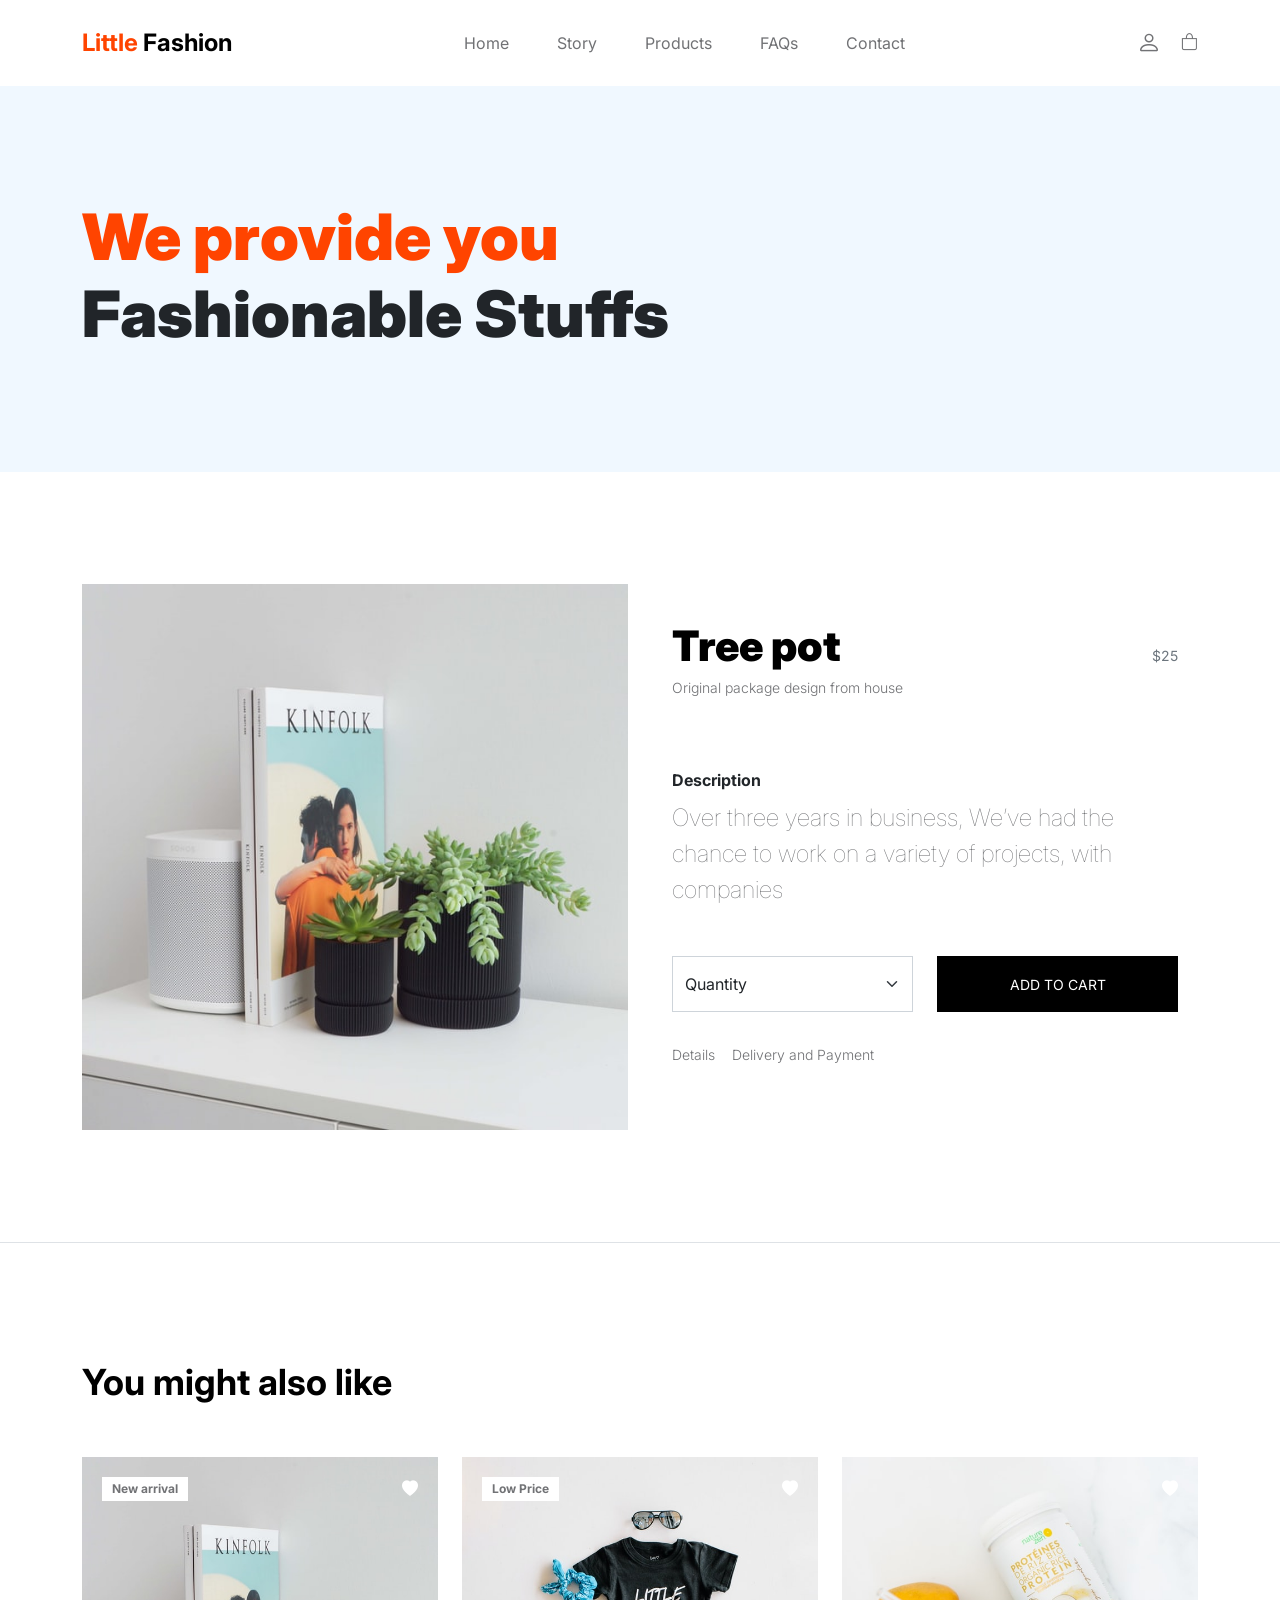
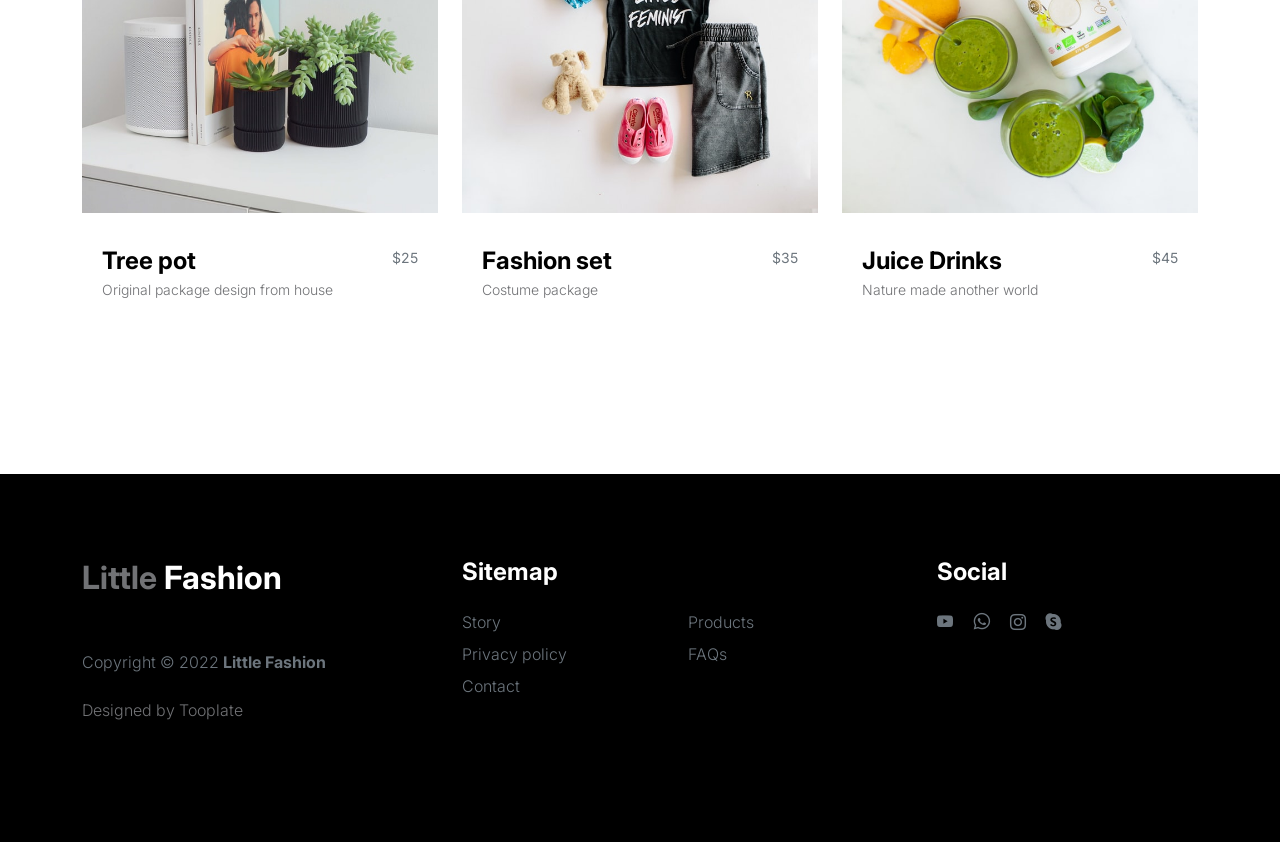
<file: swe/product-detail.html>
<!doctype html>
<html lang="en">
    <head>
        <meta charset="utf-8">
        <meta name="viewport" content="width=device-width, initial-scale=1">

        <meta name="description" content="">
        <meta name="author" content="">

        <title>Tooplate's Little Fashion - Product Detail</title>

        <!-- CSS FILES -->
        <link rel="preconnect" href="https://fonts.googleapis.com">

        <link rel="preconnect" href="https://fonts.gstatic.com" crossorigin>

        <link href="https://fonts.googleapis.com/css2?family=Inter:wght@100;300;400;700;900&display=swap" rel="stylesheet">

        <link href="css/bootstrap.min.css" rel="stylesheet">
        <link href="css/bootstrap-icons.css" rel="stylesheet">

        <link rel="stylesheet" href="css/slick.css"/>

        <link href="css/tooplate-little-fashion.css" rel="stylesheet">
<!--

Tooplate 2127 Little Fashion

https://www.tooplate.com/view/2127-little-fashion

-->
    </head>
    
    <body>

        <section class="preloader">
            <div class="spinner">
                <span class="sk-inner-circle"></span>
            </div>
        </section>
    
        <main>

            <nav class="navbar navbar-expand-lg">
                <div class="container">
                    <button class="navbar-toggler" type="button" data-bs-toggle="collapse" data-bs-target="#navbarNav" aria-controls="navbarNav" aria-expanded="false" aria-label="Toggle navigation">
                        <span class="navbar-toggler-icon"></span>
                    </button>

                    <a class="navbar-brand" href="index.html">
                        <strong><span>Little</span> Fashion</strong>
                    </a>

                    <div class="d-lg-none">
                        <a href="sign-in.html" class="bi-person custom-icon me-3"></a>

                        <a href="product-detail.html" class="bi-bag custom-icon"></a>
                    </div>

                    <div class="collapse navbar-collapse" id="navbarNav">
                        <ul class="navbar-nav mx-auto">
                            <li class="nav-item">
                                <a class="nav-link" href="index.html">Home</a>
                            </li>

                            <li class="nav-item">
                                <a class="nav-link" href="about.html">Story</a>
                            </li>

                            <li class="nav-item">
                                <a class="nav-link" href="products.html">Products</a>
                            </li>

                            <li class="nav-item">
                                <a class="nav-link" href="faq.html">FAQs</a>
                            </li>

                            <li class="nav-item">
                                <a class="nav-link" href="contact.html">Contact</a>
                            </li>
                        </ul>

                        <div class="d-none d-lg-block">
                            <a href="sign-in.html" class="bi-person custom-icon me-3"></a>

                            <a href="product-detail.html" class="bi-bag custom-icon"></a>
                        </div>
                    </div>
                </div>
            </nav>

            <header class="site-header section-padding d-flex justify-content-center align-items-center">
                <div class="container">
                    <div class="row">

                        <div class="col-lg-10 col-12">
                            <h1>
                                <span class="d-block text-primary">We provide you</span>
                                <span class="d-block text-dark">Fashionable Stuffs</span>
                            </h1>
                        </div>
                    </div>
                </div>
            </header>

            <section class="product-detail section-padding">
                <div class="container">
                    <div class="row">

                        <div class="col-lg-6 col-12">
                            <div class="product-thumb">
                                <img src="images/product/evan-mcdougall-qnh1odlqOmk-unsplash.jpeg" class="img-fluid product-image" alt="">
                            </div>
                        </div>

                        <div class="col-lg-6 col-12">
                            <div class="product-info d-flex">
                                <div>
                                    <h2 class="product-title mb-0">Tree pot</h2>

                                    <p class="product-p">Original package design from house</p>
                                </div>

                                <small class="product-price text-muted ms-auto mt-auto mb-5">$25</small>
                            </div>

                            <div class="product-description">

                                <strong class="d-block mt-4 mb-2">Description</strong>

                                <p class="lead mb-5">Over three years in business, We’ve had the chance to work on a variety of projects, with companies</p>
                            </div>

                            <div class="product-cart-thumb row">
                                <div class="col-lg-6 col-12">
                                    
                                    <select class="form-select cart-form-select" id="inputGroupSelect01">
                                        <option selected>Quantity</option>
                                        <option value="1">1</option>
                                        <option value="2">2</option>
                                        <option value="3">3</option>
                                        <option value="4">4</option>
                                        <option value="5">5</option>
                                    </select>
                                </div>

                                <div class="col-lg-6 col-12 mt-4 mt-lg-0">
                                    <button type="submit" class="btn custom-btn cart-btn" data-bs-toggle="modal" data-bs-target="#cart-modal">Add to Cart</button>
                                </div>

                                <p>
                                    <a href="#" class="product-additional-link">Details</a>

                                    <a href="#" class="product-additional-link">Delivery and Payment</a>
                                </p>
                            </div>

                        </div>

                    </div>
                </div>
            </section>

            <section class="related-product section-padding border-top">
                <div class="container">
                    <div class="row">

                        <div class="col-12">
                            <h3 class="mb-5">You might also like</h3>
                        </div>

                        <div class="col-lg-4 col-12 mb-3">
                            <div class="product-thumb">
                                <a href="product-detail.html">
                                    <img src="images/product/evan-mcdougall-qnh1odlqOmk-unsplash.jpeg" class="img-fluid product-image" alt="">
                                </a>

                                <div class="product-top d-flex">
                                    <span class="product-alert me-auto">New arrival</span>

                                    <a href="#" class="bi-heart-fill product-icon"></a>
                                </div>

                                <div class="product-info d-flex">
                                    <div>
                                        <h5 class="product-title mb-0">
                                            <a href="product-detail.html" class="product-title-link">Tree pot</a>
                                        </h5>

                                        <p class="product-p">Original package design from house</p>
                                    </div>

                                    <small class="product-price text-muted ms-auto mt-auto mb-5">$25</small>
                                </div>
                            </div>
                        </div>

                        <div class="col-lg-4 col-12 mb-3">
                            <div class="product-thumb">
                                <a href="product-detail.html">
                                    <img src="images/product/jordan-nix-CkCUvwMXAac-unsplash.jpeg" class="img-fluid product-image" alt="">
                                </a>

                                <div class="product-top d-flex">
                                    <span class="product-alert">Low Price</span>

                                    <a href="#" class="bi-heart-fill product-icon ms-auto"></a>
                                </div>

                                <div class="product-info d-flex">
                                    <div>
                                        <h5 class="product-title mb-0">
                                            <a href="product-detail.html" class="product-title-link">Fashion set</a>
                                        </h5>

                                        <p class="product-p">Costume package</p>
                                    </div>

                                    <small class="product-price text-muted ms-auto mt-auto mb-5">$35</small>
                                </div>
                            </div>
                        </div>

                        <div class="col-lg-4 col-12">
                            <div class="product-thumb">
                                <a href="product-detail.html">
                                    <img src="images/product/nature-zen-3Dn1BZZv3m8-unsplash.jpeg" class="img-fluid product-image" alt="">
                                </a>

                                <div class="product-top d-flex">
                                    <a href="#" class="bi-heart-fill product-icon ms-auto"></a>
                                </div>

                                <div class="product-info d-flex">
                                    <div>
                                        <h5 class="product-title mb-0">
                                            <a href="product-detail.html" class="product-title-link">Juice Drinks</a>
                                        </h5>

                                        <p class="product-p">Nature made another world</p>
                                    </div>

                                    <small class="product-price text-muted ms-auto mt-auto mb-5">$45</small>
                                </div>
                            </div>
                        </div>

                    </div>
                </div>
            </section>

        </main>

        <footer class="site-footer">
            <div class="container">
                <div class="row">

                    <div class="col-lg-3 col-10 me-auto mb-4">
                        <h4 class="text-white mb-3"><a href="index.html">Little</a> Fashion</h4>
                        <p class="copyright-text text-muted mt-lg-5 mb-4 mb-lg-0">Copyright © 2022 <strong>Little Fashion</strong></p>
                        <br>
                        <p class="copyright-text">Designed by <a href="https://www.tooplate.com/" target="_blank">Tooplate</a></p>
                    </div>

                    <div class="col-lg-5 col-8">
                        <h5 class="text-white mb-3">Sitemap</h5>

                        <ul class="footer-menu d-flex flex-wrap">
                            <li class="footer-menu-item"><a href="about.html" class="footer-menu-link">Story</a></li>

                            <li class="footer-menu-item"><a href="#" class="footer-menu-link">Products</a></li>

                            <li class="footer-menu-item"><a href="#" class="footer-menu-link">Privacy policy</a></li>

                            <li class="footer-menu-item"><a href="#" class="footer-menu-link">FAQs</a></li>

                            <li class="footer-menu-item"><a href="#" class="footer-menu-link">Contact</a></li>
                        </ul>
                    </div>

                    <div class="col-lg-3 col-4">
                        <h5 class="text-white mb-3">Social</h5>

                        <ul class="social-icon">

                            <li><a href="#" class="social-icon-link bi-youtube"></a></li>

                            <li><a href="#" class="social-icon-link bi-whatsapp"></a></li>

                            <li><a href="#" class="social-icon-link bi-instagram"></a></li>

                            <li><a href="#" class="social-icon-link bi-skype"></a></li>
                        </ul>
                    </div>

                </div>
            </div>
        </footer>

        <!-- CART MODAL -->
        <div class="modal fade" id="cart-modal" tabindex="-1" aria-labelledby="exampleModalLabel" aria-hidden="true">
            <div class="modal-dialog modal-dialog-centered modal-lg">
                <div class="modal-content border-0">
                    <div class="modal-header flex-column">
                        <button type="button" class="btn-close" data-bs-dismiss="modal" aria-label="Close"></button>
                    </div>

                    <div class="modal-body">
                        <div class="row">
                            <div class="col-lg-6 col-12 mt-4 mt-lg-0">
                                <img src="images/product/evan-mcdougall-qnh1odlqOmk-unsplash.jpeg" class="img-fluid product-image" alt="">
                            </div>

                            <div class="col-lg-6 col-12 mt-3 mt-lg-0">
                                <h3 class="modal-title" id="exampleModalLabel">Tree pot</h3>

                                <p class="product-price text-muted mt-3">$25</p>

                                <p class="product-p">Quatity: <span class="ms-1">4</span></p>

                                <p class="product-p">Colour: <span class="ms-1">Black</span></p>

                                <p class="product-p pb-3">Size: <span class="ms-1">S/S</span></p>

                                <div class="border-top mt-4 pt-3">
                                    <p class="product-p"><strong>Total: <span class="ms-1">$100</span></strong></p>
                                </div>

                            </div>
                        </div>
                    </div>

                    <div class="modal-footer">
                        <div class="row w-50">
                            <button type="button" class="btn custom-btn cart-btn ms-lg-4">Checkout</button>
                        </div>
                    </div>
                </div>

            </div>
        </div>

        <!-- JAVASCRIPT FILES -->
        <script src="js/jquery.min.js"></script>
        <script src="js/bootstrap.bundle.min.js"></script>
        <script src="js/Headroom.js"></script>
        <script src="js/jQuery.headroom.js"></script>
        <script src="js/slick.min.js"></script>
        <script src="js/custom.js"></script>

    </body>
</html>
</file>
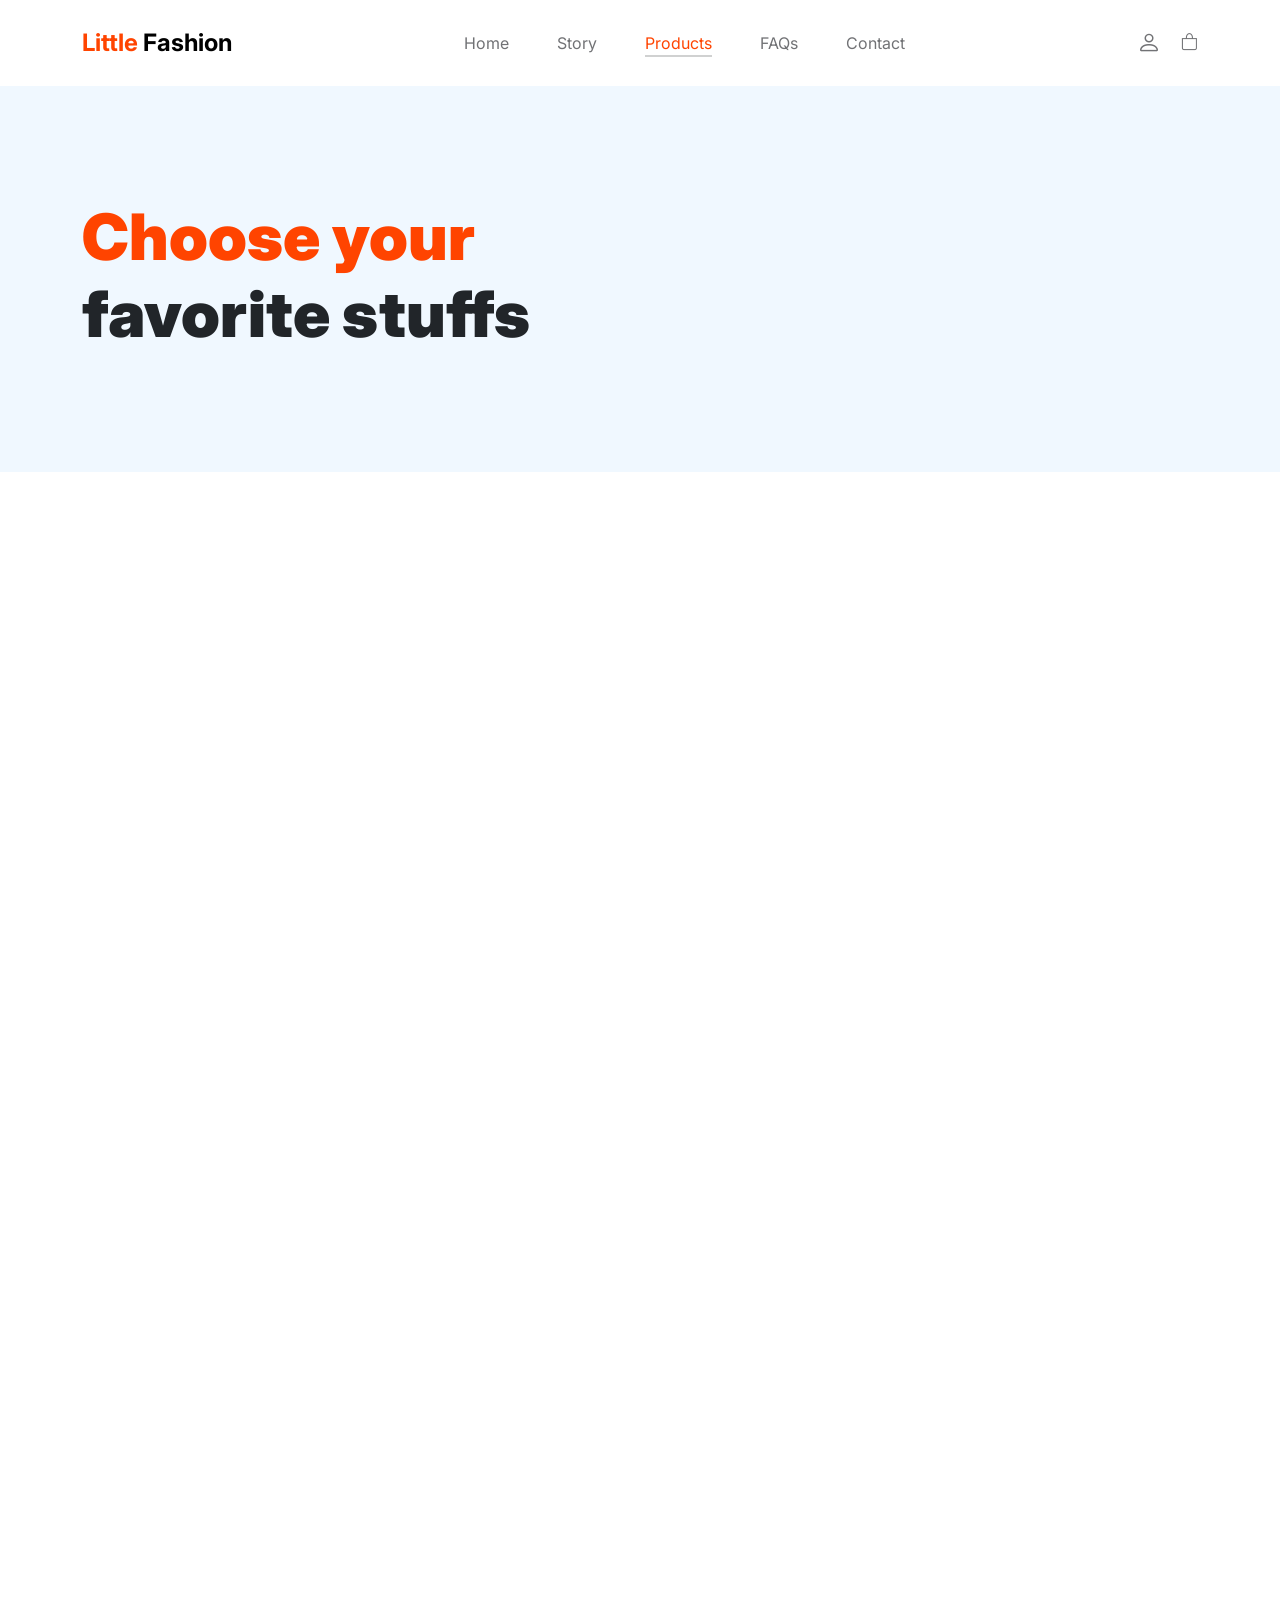
<file: swe/products.html>
<!doctype html>
<html lang="en">
    <head>
        <meta charset="utf-8">
        <meta name="viewport" content="width=device-width, initial-scale=1">

        <meta name="description" content="">
        <meta name="author" content="">

        <title>Tooplate's Little Fashion - Products</title>

        <!-- CSS FILES -->
        <link rel="preconnect" href="https://fonts.googleapis.com">

        <link rel="preconnect" href="https://fonts.gstatic.com" crossorigin>

        <link href="https://fonts.googleapis.com/css2?family=Inter:wght@100;300;400;700;900&display=swap" rel="stylesheet">

        <link href="css/bootstrap.min.css" rel="stylesheet">
        <link href="css/bootstrap-icons.css" rel="stylesheet">

        <link rel="stylesheet" href="css/slick.css"/>

        <link href="css/tooplate-little-fashion.css" rel="stylesheet">
<!--

Tooplate 2127 Little Fashion

https://www.tooplate.com/view/2127-little-fashion

-->
    </head>
    
    <body>

        <section class="preloader">
            <div class="spinner">
                <span class="sk-inner-circle"></span>
            </div>
        </section>
    
        <main>

            <nav class="navbar navbar-expand-lg">
                <div class="container">
                    <button class="navbar-toggler" type="button" data-bs-toggle="collapse" data-bs-target="#navbarNav" aria-controls="navbarNav" aria-expanded="false" aria-label="Toggle navigation">
                        <span class="navbar-toggler-icon"></span>
                    </button>

                    <a class="navbar-brand" href="index.html">
                        <strong><span>Little</span> Fashion</strong>
                    </a>

                    <div class="d-lg-none">
                        <a href="sign-in.html" class="bi-person custom-icon me-3"></a>

                        <a href="product-detail.html" class="bi-bag custom-icon"></a>
                    </div>

                    <div class="collapse navbar-collapse" id="navbarNav">
                        <ul class="navbar-nav mx-auto">
                            <li class="nav-item">
                                <a class="nav-link" href="index.html">Home</a>
                            </li>

                            <li class="nav-item">
                                <a class="nav-link" href="about.html">Story</a>
                            </li>

                            <li class="nav-item">
                                <a class="nav-link active" href="products.html">Products</a>
                            </li>

                            <li class="nav-item">
                                <a class="nav-link" href="faq.html">FAQs</a>
                            </li>

                            <li class="nav-item">
                                <a class="nav-link" href="contact.html">Contact</a>
                            </li>
                        </ul>

                        <div class="d-none d-lg-block">
                            <a href="sign-in.html" class="bi-person custom-icon me-3"></a>

                            <a href="product-detail.html" class="bi-bag custom-icon"></a>
                        </div>
                    </div>
                </div>
            </nav>

            <header class="site-header section-padding d-flex justify-content-center align-items-center">
                <div class="container">
                    <div class="row">

                        <div class="col-lg-10 col-12">
                            <h1>
                                <span class="d-block text-primary">Choose your</span>
                                <span class="d-block text-dark">favorite stuffs</span>
                            </h1>
                        </div>
                    </div>
                </div>
            </header>

            <section class="products section-padding">
                <div class="container">
                    <div class="row">
                        
                        <div class="col-12">
                            <h2 class="mb-5">New Arrivals</h2>
                        </div>

                        <div class="col-lg-4 col-12 mb-3">
                            <div class="product-thumb">
                                <a href="product-detail.html">
                                    <img src="images/product/evan-mcdougall-qnh1odlqOmk-unsplash.jpeg" class="img-fluid product-image" alt="">
                                </a>

                                <div class="product-top d-flex">
                                    <span class="product-alert me-auto">New Arrival</span>

                                    <a href="#" class="bi-heart-fill product-icon"></a>
                                </div>

                                <div class="product-info d-flex">
                                    <div>
                                        <h5 class="product-title mb-0">
                                            <a href="product-detail.html" class="product-title-link">Tree pot</a>
                                        </h5>

                                        <p class="product-p">Original package design from house</p>
                                    </div>

                                    <small class="product-price text-muted ms-auto">$25</small>
                                </div>
                            </div>
                        </div>

                        <div class="col-lg-4 col-12 mb-3">
                            <div class="product-thumb">
                                <a href="product-detail.html">
                                    <img src="images/product/jordan-nix-CkCUvwMXAac-unsplash.jpeg" class="img-fluid product-image" alt="">
                                </a>

                                <div class="product-top d-flex">
                                    <span class="product-alert">Discounted Price</span>

                                    <a href="#" class="bi-heart-fill product-icon ms-auto"></a>
                                </div>

                                <div class="product-info d-flex">
                                    <div>
                                        <h5 class="product-title mb-0">
                                            <a href="product-detail.html" class="product-title-link">Fashion set</a>
                                        </h5>

                                        <p class="product-p">Costume package</p>
                                    </div>

                                    <small class="product-price text-muted ms-auto">$35</small>
                                </div>
                            </div>
                        </div>

                        <div class="col-lg-4 col-12">
                            <div class="product-thumb">
                                <a href="product-detail.html">
                                    <img src="images/product/nature-zen-3Dn1BZZv3m8-unsplash.jpeg" class="img-fluid product-image" alt="">
                                </a>

                                <div class="product-top d-flex">
                                    <a href="#" class="bi-heart-fill product-icon ms-auto"></a>
                                </div>

                                <div class="product-info d-flex">
                                    <div>
                                        <h5 class="product-title mb-0">
                                            <a href="product-detail.html" class="product-title-link">Juice Drinks</a>
                                        </h5>

                                        <p class="product-p">Nature made another world</p>
                                    </div>

                                    <small class="product-price text-muted ms-auto">$45</small>
                                </div>
                            </div>
                        </div>

                        <div class="col-12">
                            <h2 class="mb-5">Popular</h2>
                        </div>

                        <div class="col-lg-4 col-12 mb-3">
                            <div class="product-thumb">
                                <a href="product-detail.html">
                                    <img src="images/product/team-fredi-8HRKoay8VJE-unsplash.jpeg" class="img-fluid product-image" alt="">
                                </a>

                                <div class="product-top d-flex">
                                    <span class="product-alert">Trending</span>

                                    <a href="#" class="bi-heart-fill product-icon ms-auto"></a>
                                </div>

                                <div class="product-info d-flex">
                                    <div>
                                        <h5 class="product-title mb-0">
                                            <a href="product-detail.html" class="product-title-link">Package</a>
                                        </h5>

                                        <p class="product-p">Original package design from house</p>
                                    </div>

                                    <small class="product-price text-muted ms-auto">$50</small>
                                </div>
                            </div>
                        </div>

                        <div class="col-lg-4 col-12 mb-3">
                            <div class="product-thumb">
                                <a href="product-detail.html">
                                    <img src="images/product/quokkabottles-kFc1_G1GvKA-unsplash.jpeg" class="img-fluid product-image" alt="">
                                </a>

                                <div class="product-top d-flex">
                                    <a href="#" class="bi-heart-fill product-icon ms-auto"></a>
                                </div>

                                <div class="product-info d-flex">
                                    <div>
                                        <h5 class="product-title mb-0">
                                            <a href="product-detail.html" class="product-title-link">Bottle</a>
                                        </h5>

                                        <p class="product-p">Package design</p>
                                    </div>

                                    <small class="product-price text-muted ms-auto">$100</small>
                                </div>
                            </div>
                        </div>

                        <div class="col-lg-4 col-12 mb-3">
                            <div class="product-thumb">
                                <a href="product-detail.html">
                                    <img src="images/product/anis-m-WnVrO-DvxcE-unsplash.jpeg" class="img-fluid product-image" alt="">
                                </a>

                                <div class="product-top d-flex">
                                    <a href="#" class="bi-heart-fill product-icon ms-auto"></a>
                                </div>

                                <div class="product-info d-flex">
                                    <div>
                                        <h5 class="product-title mb-0">
                                            <a href="product-detail.html" class="product-title-link">Medicine</a>
                                        </h5>

                                        <p class="product-p">Original design from house</p>
                                    </div>

                                    <small class="product-price text-muted ms-auto">$200</small>
                                </div>
                            </div>
                        </div>

                    </div>
                </div>
            </section>

        </main>

        <footer class="site-footer">
            <div class="container">
                <div class="row">

                    <div class="col-lg-3 col-10 me-auto mb-4">
                        <h4 class="text-white mb-3"><a href="index.html">Little</a> Fashion</h4>
                        <p class="copyright-text text-muted mt-lg-5 mb-4 mb-lg-0">Copyright © 2022 <strong>Little Fashion</strong></p>
                        <br>
                        <p class="copyright-text">Designed by <a href="https://www.tooplate.com/" target="_blank">Tooplate</a></p>
                    </div>

                    <div class="col-lg-5 col-8">
                        <h5 class="text-white mb-3">Sitemap</h5>

                        <ul class="footer-menu d-flex flex-wrap">
                            <li class="footer-menu-item"><a href="about.html" class="footer-menu-link">Story</a></li>

                            <li class="footer-menu-item"><a href="#" class="footer-menu-link">Products</a></li>

                            <li class="footer-menu-item"><a href="#" class="footer-menu-link">Privacy policy</a></li>

                            <li class="footer-menu-item"><a href="#" class="footer-menu-link">FAQs</a></li>

                            <li class="footer-menu-item"><a href="#" class="footer-menu-link">Contact</a></li>
                        </ul>
                    </div>

                    <div class="col-lg-3 col-4">
                        <h5 class="text-white mb-3">Social</h5>

                        <ul class="social-icon">

                            <li><a href="#" class="social-icon-link bi-youtube"></a></li>

                            <li><a href="#" class="social-icon-link bi-whatsapp"></a></li>

                            <li><a href="#" class="social-icon-link bi-instagram"></a></li>

                            <li><a href="#" class="social-icon-link bi-skype"></a></li>
                        </ul>
                    </div>

                </div>
            </div>
        </footer>

        <!-- JAVASCRIPT FILES -->
        <script src="js/jquery.min.js"></script>
        <script src="js/bootstrap.bundle.min.js"></script>
        <script src="js/Headroom.js"></script>
        <script src="js/jQuery.headroom.js"></script>
        <script src="js/slick.min.js"></script>
        <script src="js/custom.js"></script>

    </body>
</html>
</file>
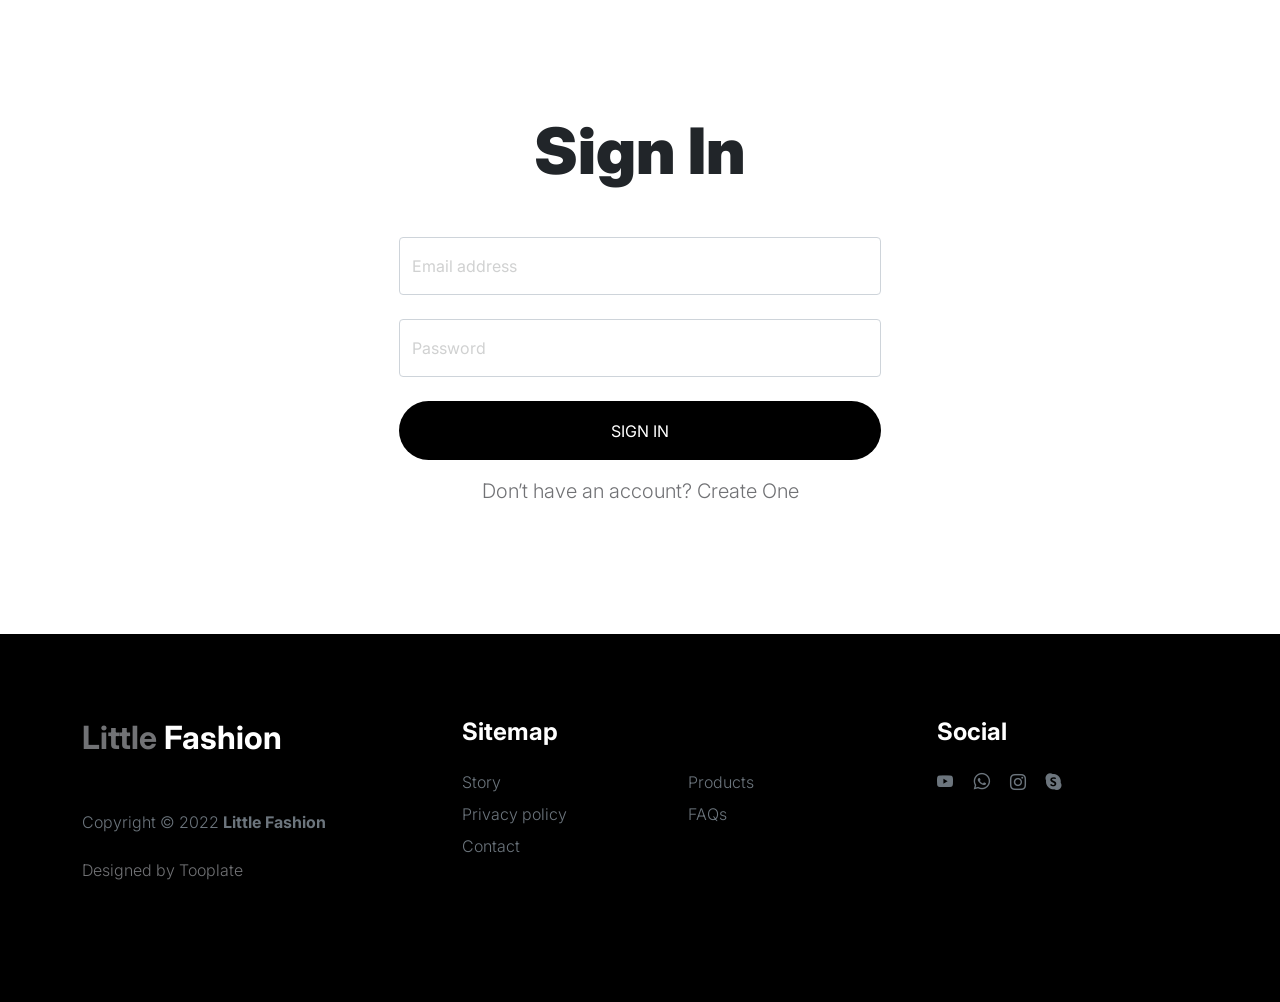
<file: swe/sign-in.html>
<!doctype html>
<html lang="en">
    <head>
        <meta charset="utf-8">
        <meta name="viewport" content="width=device-width, initial-scale=1">

        <meta name="description" content="">
        <meta name="author" content="">

        <title>Tooplate's Little Fashion - Sign In Page</title>

        <!-- CSS FILES -->
        <link rel="preconnect" href="https://fonts.googleapis.com">

        <link rel="preconnect" href="https://fonts.gstatic.com" crossorigin>

        <link href="https://fonts.googleapis.com/css2?family=Inter:wght@100;300;400;700;900&display=swap" rel="stylesheet">

        <link href="css/bootstrap.min.css" rel="stylesheet">
        <link href="css/bootstrap-icons.css" rel="stylesheet">

        <link rel="stylesheet" href="css/slick.css"/>

        <link href="css/tooplate-little-fashion.css" rel="stylesheet">
        
<!--

Tooplate 2127 Little Fashion

https://www.tooplate.com/view/2127-little-fashion

-->
    </head>
    
    <body>

        <section class="preloader">
            <div class="spinner">
                <span class="sk-inner-circle"></span>
            </div>
        </section>
    
        <main>

            <section class="sign-in-form section-padding">
                <div class="container">
                    <div class="row">

                        <div class="col-lg-8 mx-auto col-12">

                            <h1 class="hero-title text-center mb-5">Sign In</h1>

                            <div class="row">
                                <div class="col-lg-8 col-11 mx-auto">
                                    <form role="form" method="post">

                                        <div class="form-floating mb-4 p-0">
                                            <input type="email" name="email" id="email" pattern="[^ @]*@[^ @]*" class="form-control" placeholder="Email address" required>

                                            <label for="email">Email address</label>
                                        </div>

                                        <div class="form-floating p-0">
                                            <input type="password" name="password" id="password" class="form-control" placeholder="Password" required>

                                            <label for="password">Password</label>
                                        </div>

                                        <button type="submit" class="btn custom-btn form-control mt-4 mb-3">
                                            Sign in
                                        </button>

                                        <p class="text-center">Don’t have an account? <a href="sign-up.html">Create One</a></p>

                                    </form>
                                </div>
                            </div>
                            
                        </div>

                    </div>
                </div>
            </section>

        </main>

        <footer class="site-footer">
            <div class="container">
                <div class="row">

                    <div class="col-lg-3 col-10 me-auto mb-4">
                        <h4 class="text-white mb-3"><a href="index.html">Little</a> Fashion</h4>
                        <p class="copyright-text text-muted mt-lg-5 mb-4 mb-lg-0">Copyright © 2022 <strong>Little Fashion</strong></p>
                        <br>
                        <p class="copyright-text">Designed by <a href="https://www.tooplate.com/" target="_blank">Tooplate</a></p>
                    </div>

                    <div class="col-lg-5 col-8">
                        <h5 class="text-white mb-3">Sitemap</h5>

                        <ul class="footer-menu d-flex flex-wrap">
                            <li class="footer-menu-item"><a href="about.html" class="footer-menu-link">Story</a></li>

                            <li class="footer-menu-item"><a href="#" class="footer-menu-link">Products</a></li>

                            <li class="footer-menu-item"><a href="#" class="footer-menu-link">Privacy policy</a></li>

                            <li class="footer-menu-item"><a href="#" class="footer-menu-link">FAQs</a></li>

                            <li class="footer-menu-item"><a href="#" class="footer-menu-link">Contact</a></li>
                        </ul>
                    </div>

                    <div class="col-lg-3 col-4">
                        <h5 class="text-white mb-3">Social</h5>

                        <ul class="social-icon">

                            <li><a href="#" class="social-icon-link bi-youtube"></a></li>

                            <li><a href="#" class="social-icon-link bi-whatsapp"></a></li>

                            <li><a href="#" class="social-icon-link bi-instagram"></a></li>

                            <li><a href="#" class="social-icon-link bi-skype"></a></li>
                        </ul>
                    </div>

                </div>
            </div>
        </footer>

        <!-- JAVASCRIPT FILES -->
        <script src="js/jquery.min.js"></script>
        <script src="js/bootstrap.bundle.min.js"></script>
        <script src="js/Headroom.js"></script>
        <script src="js/jQuery.headroom.js"></script>
        <script src="js/slick.min.js"></script>
        <script src="js/custom.js"></script>

    </body>
</html>
</file>
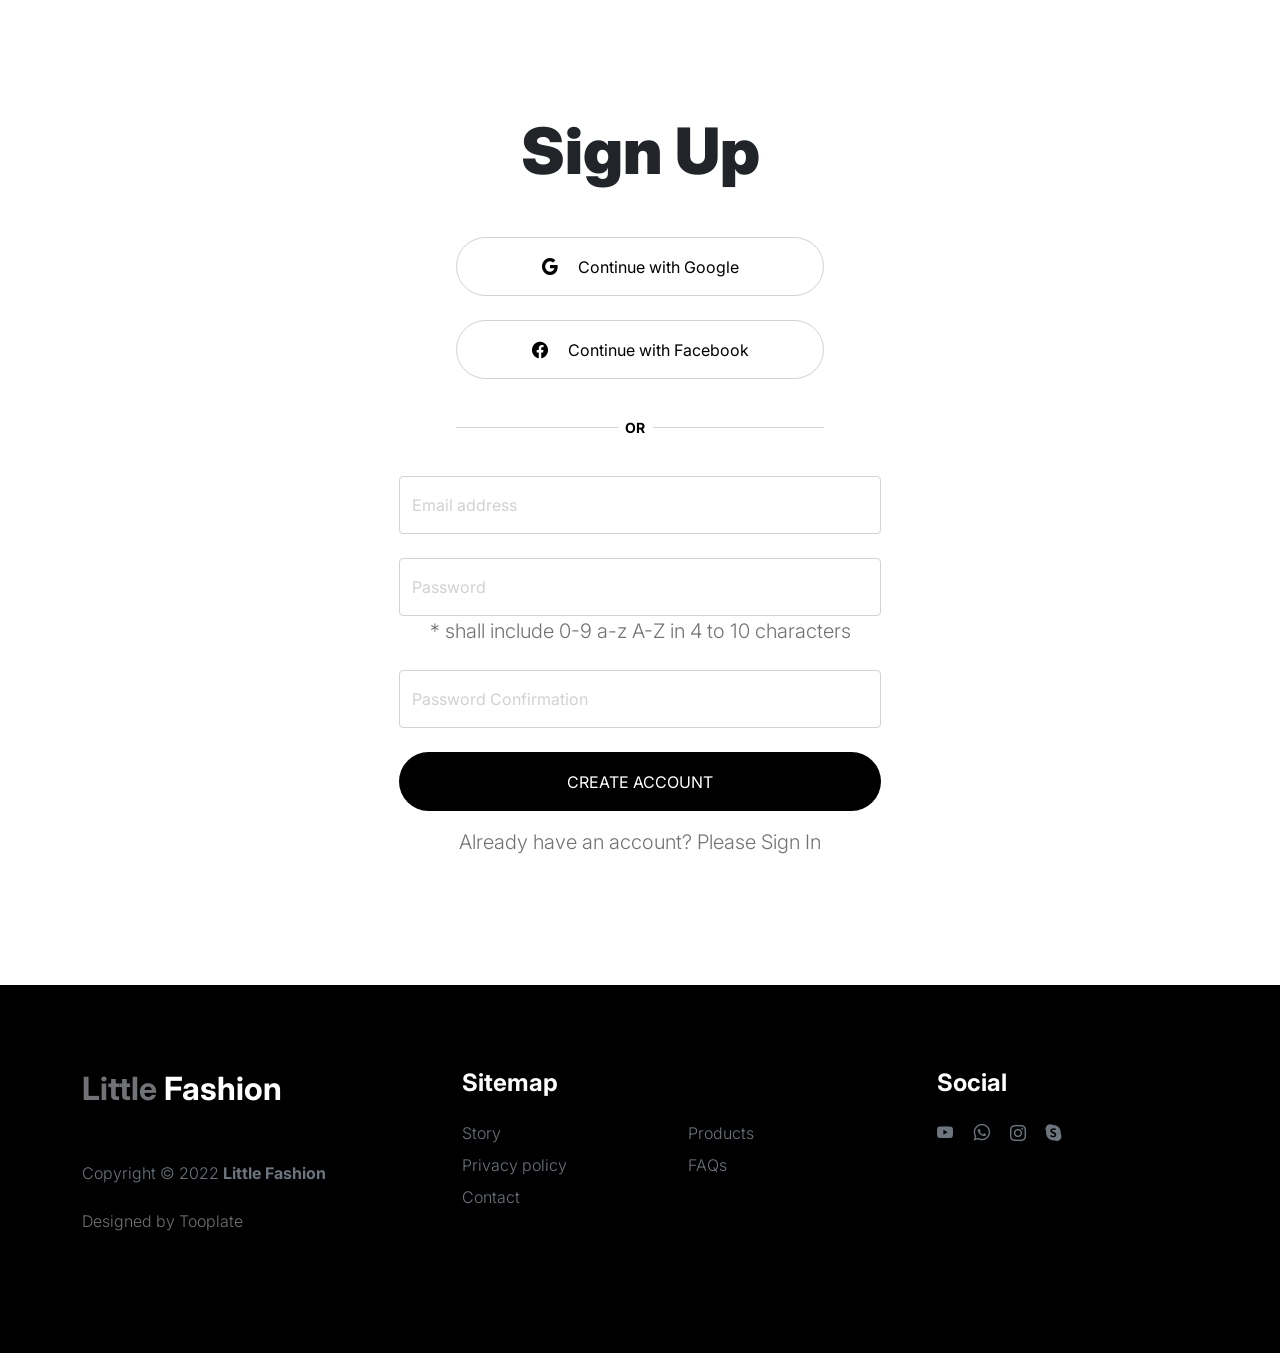
<file: swe/sign-up.html>
<!doctype html>
<html lang="en">
    <head>
        <meta charset="utf-8">
        <meta name="viewport" content="width=device-width, initial-scale=1">

        <meta name="description" content="">
        <meta name="author" content="">

        <title>Tooplate's Little Fashion - Sign Up Page</title>

        <!-- CSS FILES -->
        <link rel="preconnect" href="https://fonts.googleapis.com">

        <link rel="preconnect" href="https://fonts.gstatic.com" crossorigin>

        <link href="https://fonts.googleapis.com/css2?family=Inter:wght@100;300;400;700;900&display=swap" rel="stylesheet">

        <link href="css/bootstrap.min.css" rel="stylesheet">
        <link href="css/bootstrap-icons.css" rel="stylesheet">

        <link rel="stylesheet" href="css/slick.css"/>

        <link href="css/tooplate-little-fashion.css" rel="stylesheet">
        
<!--

Tooplate 2127 Little Fashion

https://www.tooplate.com/view/2127-little-fashion

-->
    </head>
    
    <body>

        <section class="preloader">
            <div class="spinner">
                <span class="sk-inner-circle"></span>
            </div>
        </section>
    
        <main>

            <section class="sign-in-form section-padding">
                <div class="container">
                    <div class="row">

                        <div class="col-lg-8 mx-auto col-12">

                            <h1 class="hero-title text-center mb-5">Sign Up</h1>

                            <div class="social-login d-flex flex-column w-50 m-auto">
                                
                                <a href="#" class="btn custom-btn social-btn mb-4">
                                    <i class="bi bi-google me-3"></i>

                                    Continue with Google
                                </a>

                                <a href="#" class="btn custom-btn social-btn">
                                    <i class="bi bi-facebook me-3"></i>

                                    Continue with Facebook
                                </a>
                            </div>

                            <div class="div-separator w-50 m-auto my-5"><span>or</span></div>

                            <div class="row">
                                <div class="col-lg-8 col-11 mx-auto">
                                    <form role="form" method="post">

                                        <div class="form-floating">
                                            <input type="email" name="email" id="email" pattern="[^ @]*@[^ @]*" class="form-control" placeholder="Email address" required>

                                            <label for="email">Email address</label>
                                        </div>

                                        <div class="form-floating my-4">
                                            <input type="password" name="password" id="password" pattern="[0-9a-zA-Z]{4,10}" class="form-control" placeholder="Password" required>

                                            <label for="password">Password</label>
                                            
                                            <p class="text-center">* shall include 0-9 a-z A-Z in 4 to 10 characters</p>
                                        </div>

                                        <div class="form-floating">
                                            <input type="password" name="confirm_password" id="confirm_password" pattern="[0-9a-zA-Z]{4,10}" class="form-control" placeholder="Password" required>

                                            <label for="confirm_password">Password Confirmation</label>
                                        </div>

                                        <button type="submit" class="btn custom-btn form-control mt-4 mb-3">
                                            Create account
                                        </button>

                                        <p class="text-center">Already have an account? Please <a href="sign-in.html">Sign In</a></p>

                                    </form>
                                </div>
                            </div>
                            
                        </div>

                    </div>
                </div>
            </section>

        </main>

        <footer class="site-footer">
            <div class="container">
                <div class="row">

                    <div class="col-lg-3 col-10 me-auto mb-4">
                        <h4 class="text-white mb-3"><a href="index.html">Little</a> Fashion</h4>
                        <p class="copyright-text text-muted mt-lg-5 mb-4 mb-lg-0">Copyright © 2022 <strong>Little Fashion</strong></p>
                        <br>
                        <p class="copyright-text">Designed by <a href="https://www.tooplate.com/" target="_blank">Tooplate</a></p>
                    </div>

                    <div class="col-lg-5 col-8">
                        <h5 class="text-white mb-3">Sitemap</h5>

                        <ul class="footer-menu d-flex flex-wrap">
                            <li class="footer-menu-item"><a href="about.html" class="footer-menu-link">Story</a></li>

                            <li class="footer-menu-item"><a href="#" class="footer-menu-link">Products</a></li>

                            <li class="footer-menu-item"><a href="#" class="footer-menu-link">Privacy policy</a></li>

                            <li class="footer-menu-item"><a href="#" class="footer-menu-link">FAQs</a></li>

                            <li class="footer-menu-item"><a href="#" class="footer-menu-link">Contact</a></li>
                        </ul>
                    </div>

                    <div class="col-lg-3 col-4">
                        <h5 class="text-white mb-3">Social</h5>

                        <ul class="social-icon">

                            <li><a href="#" class="social-icon-link bi-youtube"></a></li>

                            <li><a href="#" class="social-icon-link bi-whatsapp"></a></li>

                            <li><a href="#" class="social-icon-link bi-instagram"></a></li>

                            <li><a href="#" class="social-icon-link bi-skype"></a></li>
                        </ul>
                    </div>

                </div>
            </div>
        </footer>

        <!-- JAVASCRIPT FILES -->
        <script src="js/jquery.min.js"></script>
        <script src="js/bootstrap.bundle.min.js"></script>
        <script src="js/Headroom.js"></script>
        <script src="js/jQuery.headroom.js"></script>
        <script src="js/slick.min.js"></script>
        <script src="js/custom.js"></script>

    </body>
</html>
</file>
<file: swe/css/tooplate-little-fashion.css>
/*

Tooplate 2127 Little Fashion

https://www.tooplate.com/view/2127-little-fashion

*/


/*---------------------------------------
  CUSTOM PROPERTIES ( VARIABLES )             
-----------------------------------------*/
:root {
  --white-color:                #FFFFFF;
  --primary-color:              #FF4400;
  --section-bg-color:           #f0f8ff;
  --dark-color:                 #000000;
  --grey-color:                 #d0d1d1;
  --p-color:                    #717275;

  --body-font-family:           'Inter', sans-serif;

  --h5-font-size:               24px;
  --p-font-size:                20px;
  --copyright-text-font-size:   16px;
  --product-link-font-size:     14px;
  --custom-link-font-size:      12px;

  --font-weight-thin:           100;
  --font-weight-light:          300;
  --font-weight-normal:         400;
  --font-weight-bold:           700;
  --font-weight-black:          900;
}

body,
html {
  height: 100%;
}

html {
  scroll-behavior: smooth;
}

@media screen and (prefers-reduced-motion: reduce) {
  html {
    scroll-behavior: auto;
  }
}

body {
    background: var(--white-color);
    font-family: var(--body-font-family);    
    position: relative;
}

/*---------------------------------------
  TYPOGRAPHY               
-----------------------------------------*/

h2,
h3,
h4,
h5,
h6 {
  color: var(--dark-color);
  line-height: inherit;
}

h1,
h2,
h3,
h4,
h5,
h6 {
  font-weight: var(--font-weight-bold);
}

h1,
h2 {
  font-weight: var(--font-weight-black);
}

h1 {
  font-size: 64px;
  line-height: normal;
}

h2 {
  font-size: 42px;
}

h3 {
  font-size: 36px;
}

h4 {
  font-size: 32px;
}

h5 {
  font-size: 24px;
}

h6 {
  font-size: 20px;
}

p {
  color: var(--p-color);
  font-size: var(--p-font-size);
  font-weight: var(--font-weight-light);
}

a, 
button {
  touch-action: manipulation;
  transition: all 0.3s;
}

a {
  color: var(--p-color);
  text-decoration: none;
}

a:hover {
  color: var(--primary-color);
}

.text-primary {
  color: var(--primary-color) !important;
}

::selection {
  background: var(--primary-color);
  color: var(--white-color);
}

/*---------------------------------------
  CUSTOM LINK               
-----------------------------------------*/
.custom-link {
  color: var(--p-color);
  font-size: var(--custom-link-font-size);
  font-weight: var(--font-weight-bold);
  text-transform: uppercase;
  position: relative;
}

.custom-link i {
  position: absolute;
  opacity: 0;
  bottom: 0;
  left: 100%;
  transition: all 0.3s;
  line-height: normal;
}

.custom-link:hover i {
  opacity: 1;
  left: 101%;
}

.lead {
  font-size: 1.5rem;
  font-weight: var(--font-weight-thin);
}

b,
strong {
  font-weight: var(--font-weight-bold);
}

/*---------------------------------------
  PRE LOADER               
-----------------------------------------*/
.preloader {
  position: fixed;
  top: 0;
  left: 0;
  width: 100%;
  height: 100%;
  z-index: 99999;
  display: flex;
  flex-flow: row nowrap;
  justify-content: center;
  align-items: center;
  background: none repeat scroll 0 0 var(--white-color);
}

.spinner {
  border: 1px solid transparent;
  border-radius: 5px;
  position: relative;
}

.spinner::before {
  content: '';
  box-sizing: border-box;
  position: absolute;
  top: 50%;
  left: 50%;
  width: 45px;
  height: 45px;
  margin-top: -10px;
  margin-left: -23px;
  border-radius: 50%;
  border: 1px solid #959595;
  border-top-color: var(--white-color);
  animation: spinner .9s linear infinite;
}

@keyframes spinner {
  to {transform: rotate(360deg);}
}

/*---------------------------------------
  CUSTOM BUTTON & ICON              
-----------------------------------------*/
.custom-btn {
  background: var(--dark-color);
  border-radius: 50px;
  color: var(--white-color);
  font-size: var(--copyright-text-font-size);
  text-transform: uppercase;
  padding: 16.50px 20px;
}

.social-btn {
  background: transparent;
  border: 1px solid var(--grey-color);
  color: var(--dark-color);
  text-transform: none;
}

.social-btn:hover {
  border-color: transparent;
}

.cart-form-select {
  border-radius: 0;
  padding-top: 15px;
  padding-bottom: 15px;
}

.cart-btn {
  border-radius: 0;
  width: 100%;
  font-size: var(--product-link-font-size);
}

.custom-btn:hover,
.slick-slideshow .custom-btn:hover {
  background: var(--primary-color);
  color: var(--white-color);
}

.custom-icon {
  color: var(--p-color);
  font-size: 24px;
}

.custom-icon {
  display: inline-block;
  vertical-align: middle;
}

.bi-bag.custom-icon {
  font-size: 17px;
}

.featured-icon {
  color: var(--grey-color);
  font-size: 52px;
}

/*---------------------------------------
  DIV SEPARATOR               
-----------------------------------------*/
.div-separator {
  position: relative;
}

.div-separator::before {
  content: "";
  height: 1px;
  background: var(--grey-color);
  display: block;
  width: 100%;
}

.div-separator span {
  position: absolute;
  top: 50%;
  margin-left: -22.5px;
  left: 50%;
  text-align: center;
  background: var(--white-color);
  margin-top: -11px;
  color: var(--dark-color);
  font-weight: var(--font-weight-bold);
  font-size: 14px;
  width: 35px;
  text-transform: uppercase;
}

/*---------------------------------------
  FULL IMAGE               
-----------------------------------------*/
.full-image-img {
  display: block;
  position: absolute;
  z-index: -1;
  right: 0;
  width: 100%;
  bottom: -120px;
  min-width: 650px;
}

@media (min-width: 1600px) {
  .full-image-img {
    bottom: -200px;
  }
}

/*---------------------------------------
  NAVIGATION               
-----------------------------------------*/
.navbar {
  background: var(--white-color);
  position: fixed;
  top: 0;
  right: 0;
  left: 0;
  padding: 25px 0;
  z-index: 2;
  will-change: transform;
  transition: transform 300ms linear;
}

.navbar span, h2 span, h4 span {
	color: var(--primary-color);
}

.navbar.headroom--not-top {
  padding: 20px 0;
}

.headroom--pinned {
  transform: translate(0, 0);
}

.headroom--unpinned {
  transform: translate(0, -150%);
}

.navbar-brand {
  color: var(--dark-color);
  font-size: 24px;
  font-weight: var(--font-weight-light);
  margin: 0;
  padding: 0;
}

.navbar-expand-lg .navbar-nav .nav-link {
  display: inline-block;
  padding: 0;
  margin-right: 1.5rem;
  margin-left: 1.5rem;
}

.nav-link {
  color: var(--p-color);
  font-size: 16px;
  position: relative;
}

.navbar .nav-link::after {
  position: absolute;
  top: 100%;
  left: 0;
  width: 100%;
  height: 2px;
  background: var(--grey-color);
  content: '';
  opacity: 0;
  -webkit-transition: opacity 0.3s, -webkit-transform 0.3s;
  -moz-transition: opacity 0.3s, -moz-transform 0.3s;
  transition: opacity 0.3s, transform 0.3s;
  -webkit-transform: translateY(10px);
  -moz-transform: translateY(10px);
  transform: translateY(10px);
}

.navbar .nav-link.active::after, 
.navbar .nav-link:hover::after {
  opacity: 1;
  -webkit-transform: translateY(0px);
  -moz-transform: translateY(0px);
  transform: translateY(0px);
}

.navbar .nav-link.active,
.navbar .nav-link:hover {
  color: var(--primary-color);
}

.nav-link:focus, 
.nav-link:hover {
  color: var(--p-color);
}

.navbar-toggler {
  border: 0;
  padding: 0;
  cursor: pointer;
  margin: 0;
  width: 30px;
  height: 35px;
  outline: none;
}

.navbar-toggler:focus {
  outline: none;
  box-shadow: none;
}

.navbar-toggler[aria-expanded="true"] .navbar-toggler-icon {
  background: transparent;
}

.navbar-toggler[aria-expanded="true"] .navbar-toggler-icon:before,
.navbar-toggler[aria-expanded="true"] .navbar-toggler-icon:after {
  transition: top 300ms 50ms ease, -webkit-transform 300ms 350ms ease;
  transition: top 300ms 50ms ease, transform 300ms 350ms ease;
  transition: top 300ms 50ms ease, transform 300ms 350ms ease, -webkit-transform 300ms 350ms ease;
  top: 0;
}

.navbar-toggler[aria-expanded="true"] .navbar-toggler-icon:before {
  transform: rotate(45deg);
}

.navbar-toggler[aria-expanded="true"] .navbar-toggler-icon:after {
  transform: rotate(-45deg);
}

.navbar-toggler .navbar-toggler-icon {
  background: var(--dark-color);
  transition: background 10ms 300ms ease;
  display: block;
  width: 30px;
  height: 2px;
  position: relative;
}

.navbar-toggler .navbar-toggler-icon::before,
.navbar-toggler .navbar-toggler-icon::after {
  transition: top 300ms 350ms ease, -webkit-transform 300ms 50ms ease;
  transition: top 300ms 350ms ease, transform 300ms 50ms ease;
  transition: top 300ms 350ms ease, transform 300ms 50ms ease, -webkit-transform 300ms 50ms ease;
  position: absolute;
  right: 0;
  left: 0;
  background: var(--dark-color);
  width: 30px;
  height: 2px;
  content: '';
}

.navbar-toggler .navbar-toggler-icon:before {
  top: -8px;
}

.navbar-toggler .navbar-toggler-icon:after {
  top: 8px;
}

/*---------------------------------------
  SITE HEADER              
-----------------------------------------*/
.site-header {
  background-color: var(--section-bg-color);
  position: relative;
  overflow: hidden;
  margin-top: 86px;
}

.site-header.section-padding {
  padding-top: 7rem;
  padding-bottom: 7rem;
}

.site-header.section-padding-img {
  padding-top: 10rem;
  padding-bottom: 10rem;
}

.header-image {
  position: absolute;
  top: 0;
  right: 0;
  width: 50%;
  height: 100%;
  object-fit: cover;
}

/*---------------------------------------
  SLICK SLIDESHOW               
-----------------------------------------*/
@media (min-width: 992px) {
  .slick-slideshow {
    height: 100vh;
  }
}

.slick-slideshow {
  margin-top: 86px;
}

.slick-title {
  color: var(--white-color);
}

.slick-custom {
  position: relative;
}

.slick-custom img {
  width: 100%;
  object-fit: cover;
}

.slick-bottom {
  background: linear-gradient(to top, var(--dark-color), transparent 90%);
  position: absolute;
  z-index: 2;
  bottom: 0;
  right: 0;
  left: 0;
  width: 100%;
  height: 100%;
}

.slick-bottom .container {
  position: absolute;
  top: 40%;
  left: 50%;
  transform: translate(-50%, -40%);
}

.slick-overlay {
  background: linear-gradient(to top, #000, transparent 120%);
  position: absolute;
  top: 0;
  right: 0;
  bottom: 0;
  left: 0;
}

.slick-slideshow .custom-btn {
  font-weight: var(--font-weight-bold);
  display: inline-block;
  padding-right: 32px;
  padding-left: 32px;
}

@media (min-width: 576px) {
  .slick-slideshow .slick-dots {
    max-width: 540px;
  }
}

@media (min-width: 768px) {
  .slick-slideshow .slick-dots {
    max-width: 720px;
  }
}

@media (min-width: 992px) {
  .slick-slideshow .slick-dots {
    max-width: 960px;
  }
}

@media (min-width: 1200px) {
  .slick-slideshow .slick-dots {
    max-width: 1140px;
  }
}

@media (min-width: 1400px) {
  .slick-slideshow .slick-dots {
    max-width: 1320px;
  }
}

.slick-slideshow .slick-dots {
  position: absolute;
  z-index: 2;
  top: 50%;
  left: 0;
  right: 0;
  transform: translate(0, -50%);
  margin: 0 auto;
  padding: 0;
}

.slick-slideshow .slick-dots li {
  background: transparent;
  border: 5px solid rgba(255, 255, 255, 0.35);
  border-radius: 100%;
  display: block;
  width: 30px;
  height: 30px;
  margin: 10px;
  padding: 5px;
  margin-left: auto;
  cursor: pointer;
}

.slick-slideshow .slick-dots button {
  background: transparent;
  border: none;
  color: transparent;
  display: block;
  width: 100%;
  height: 0;
  margin: 0;
  padding: 0;
  outline: none;
  height: 0;
}

.slick-slideshow .slick-dots li:hover,
.slick-slideshow .slick-dots .slick-active {
  background: var(--white-color);
}

/*---------------------------------------
  CUSTOM CIRCLE IMAGES               
-----------------------------------------*/

.custom-circle-image {
  border-radius: 100px;
  width: 55px;
  height: 55px;
}

.custom-circle-image.team-image {
  width: 85px;
  height: 85px;
}

/*---------------------------------------
  TESTIMONIAL               
-----------------------------------------*/
.slick-testimonial .slick-list,
.slick-testimonial .slick-track {
  height: 100%;
}

.slick-testimonial {
  margin: auto;
}

.slick-testimonial-caption {
  quotes: '❝' '❞';
  position: relative;
  padding: 5rem 7rem;
}

.slick-testimonial-caption::before {
  content: open-quote;
  display: inline-block;
  color: var(--primary-color);
  font-family: auto;
  font-size: 100px;
  height: 0;
  position: absolute;
  top: 0;
  left: 0;
}

.slick-testimonial .slick-dots {
  text-align: center;
}

.slick-testimonial .slick-dots li {
  background: var(--grey-color);
  display: inline-block;
  vertical-align: top;
  width: 16%;
  height: 1px;
}

.slick-testimonial .slick-dots button {
  background: transparent;
  border: none;
  color: transparent;
  display: block;
  width: 100%;
  height: 0;
  margin: 0;
  padding: 0;
}

.slick-testimonial .slick-dots li:hover,
.slick-testimonial .slick-dots .slick-active {
  background: var(--dark-color);
}

/*---------------------------------------
  SECTION               
-----------------------------------------*/
section {
  content-visibility: auto;
  contain-intrinsic-size: 700px;
}

.section-padding {
  padding-top: 7rem;
  padding-bottom: 7rem;
}

.featured {
  background: var(--section-bg-color);
}

/*---------------------------------------
  ABOUT               
-----------------------------------------*/
.about .nav-pills .nav-item {
  width: 100%;
}

.about .nav-pills .nav-link {
  color: var(--grey-color);
  font-size: 18px;
  font-weight: var(--font-weight-bold);
  border-left: 1px solid var(--grey-color);
  border-radius: 0;
  padding-right: 0;
}

.about .nav-pills .nav-link:hover,
.about .nav-pills .nav-link.active, 
.about .nav-pills .show>.nav-link {
  background: transparent;
  border-left-color: var(--primary-color);
  color: var(--primary-color);
}

/*---------------------------------------
  FAQ ACCORDION               
-----------------------------------------*/
.accordion-item {
  background-color: transparent;
  border-top: 0;
  border-right: 0;
  border-left: 0;
}

.accordion-button {
  background-color: transparent;
  box-shadow: none;
}

.accordion-button:not(.collapsed) {
  background: transparent;
  box-shadow: none;
}

button:focus:not(:focus-visible) {
  border-color: transparent;
  box-shadow: none;
}

.accordion-body {
  border-top: 1px solid rgba(0,0,0,.125);
}

.accordion-button {
  font-size: 1.5rem;
  font-weight: var(--font-weight-normal);
  padding-top: 1.5rem;
  padding-right: 0;
  padding-bottom: 1.5rem;
  padding-left: 0;
}

.accordion-body {
  padding: 2rem 0;
}

/*---------------------------------------
  TEAM MEMBERS               
-----------------------------------------*/
.team {
  background: var(--grey-color);
}

.team-thumb {
  background: var(--white-color);
  position: relative;
  border-radius: .25rem;
  padding: 42px 32px;
}

.team-info {
  width: 100%;
}

.custom-modal-btn {
  background: var(--grey-color);
  color: var(--white-color);
  position: absolute;
  top: 0;
  right: 0;
  bottom: 0;
  margin: auto 32px;
  width: 42px;
  height: 42px;
}

.modal-body {
  padding: 4rem;
}

.modal-header {
  padding-top: 7rem;
  padding-bottom: 5rem;
}

.modal-header .btn-close {
  position: absolute;
  top: 0;
  right: 0;
  font-size: 24px;
  margin: 32px;
}

#cart-modal .modal-header .btn-close {
  z-index: 2;
  margin: 22px;
}

#cart-modal .modal-header {
  border-bottom: 0;
  padding: 0;
}

#cart-modal .modal-footer {
  padding: 2rem 4rem;
}

/*---------------------------------------
  SKILL - PROGRESS BAR               
-----------------------------------------*/
.skill-thumb strong {
  display: inline-block;
  margin-bottom: 6px;
}

.skill-thumb span {
  color: var(--dark-color);
  font-size: 24px;
  font-weight: var(--font-weight-bold);
}

.skill-thumb .progress {
  background: var(--white-color);
  box-shadow: none;
  border-radius: 100px;
  height: 1px;
  margin-bottom: 16px;
}

.skill-thumb .progress .progress-bar-primary {
  background: var(--grey-color);
}

/*---------------------------------------
  PRODUCT               
-----------------------------------------*/
.front-product {
  background: var(--section-bg-color);
}

.product-thumb {
  background: var(--white-color);
  position: relative;
  transition: all 0.5s ease-out;
}

.product-image {
  transition: all 0.5s ease-out;
}

.product-thumb:hover .product-image {
  box-shadow: 0 1rem 3rem rgba(0,0,0,.175);
}

.product-top {
  position: absolute;
  top: 0;
  right: 0;
  left: 0;
  margin: 20px;
}

.product-info {
  padding: 30px 20px;
}

.product-description,
.product-cart-thumb {
  padding: 0 20px;
}

.product-icon {
  color: var(--white-color);
}

.product-title-link {
  color: var(--dark-color);
}

.product-additional-link {
  display: inline-block;
  vertical-align: top;
  font-size: var(--product-link-font-size);
  margin-top: 32px;
  margin-right: 12px;
}

.product-alert {
  background: var(--white-color);
  color: var(--p-color);
  font-size: var(--custom-link-font-size);
  font-weight: var(--font-weight-bold);
  padding: 3px 10px;
}

.product-p {
  font-size: var(--product-link-font-size);
}

.view-all {
  text-transform: uppercase;
  color: var(--p-color);
  font-size: 13px;
  font-weight: var(--font-weight-bold);
  border-bottom: 2px solid var(--grey-color);
  padding-bottom: 6px;
}

/*---------------------------------------
  CONTACT              
-----------------------------------------*/
.contact-info {
  padding: 40px;
}

.contact-form .form-control {
  border-color: var(--grey-color);
  font-weight: var(--font-weight-normal);
}

.form-floating>label {
  color: var(--grey-color);
  font-weight: var(--font-weight-normal);
}

.contact-form button[type='submit'] {
  background: var(--dark-color);
  border: none;
  border-radius: 100px;
  color: var(--white-color);
  font-weight: var(--font-weight-bold);
  text-transform: uppercase;
  padding: 16px;
}

.contact-form button[type='submit']:hover {
  background: var(--primary-color);
}

/*---------------------------------------
  SITE FOOTER               
-----------------------------------------*/
.site-footer {
  background: var(--dark-color);
  padding-top: 5rem;
  padding-bottom: 5rem;
}

.footer-menu {
  margin: 0;
  padding: 0;
}

.footer-menu-item {
  display: block;
  width: 50%;
}

.footer-menu-link {
  color: #6c757d;
  font-weight: var(--font-weight-light);
  display: inline-block;
  vertical-align: top;
  margin-top: 4px;
  margin-bottom: 4px;
}

.site-footer .social-icon-link {
  margin-top: 4px;
}

.site-footer .social-icon-link:hover,
.footer-menu-link:hover {
  color: var(--white-color);
}

.copyright-text {
  font-size: var(--copyright-text-font-size);
}

/*---------------------------------------
  SOCIAL ICON               
-----------------------------------------*/
.social-icon {
  margin: 0;
  padding: 0;
}

.social-icon li {
  list-style: none;
  display: inline-block;
  vertical-align: top;
}

.social-icon-link {
  color: #6c757d;
  font-size: 1rem;
  display: inline-block;
  vertical-align: top;
  margin-bottom: 4px;
  margin-right: 15px;
}

.social-icon-link:hover {
  color: var(--primary-color);
}

/*---------------------------------------
  RESPONSIVE STYLES               
-----------------------------------------*/
@media screen and (max-width: 1200px) {
  h1 {
    font-size: 62px;
  }
}

@media screen and (max-width: 991px) {
  h1 {
    font-size: 42px;
    margin-bottom: 0;
  }

  h2 {
    font-size: 36px;
  }

  h3 {
    font-size: 32px;
  }

  h4 {
    font-size: 28px;
  }

  h5 {
    font-size: 24px;
  }

  h6 {
    font-size: 20px;
  }

  .lead {
    font-size: 16px;
  }

  .navbar-expand-lg .navbar-nav .nav-link {
    margin-top: 1rem;
  }

  .site-header {
    background-position: bottom;
  }

  #cart-modal .modal-header .btn-close {
    margin: 22px 14px;
  }

  .custom-btn {
    font-size: 14px;
    padding: 13.5px 20px;
  }

  .slick-slideshow .custom-btn {
    padding-right: 27px;
    padding-left: 27px;
  }

  .social-login,
  .div-separator {
    width: 75% !important;
  }

  #cart-modal .modal-footer .row {
    width: 100% !important;
  }

  .site-header.section-padding,
  .section-padding {
    padding-top: 4rem;
    padding-bottom: 4rem;
  }

  .site-header-image.section-padding {
    padding-bottom: 0;
  }

  .header-info {
    padding-top: 50px;
    padding-bottom: 100px;
  }

  .header-image {
    position: relative;
    top: auto;
    bottom: 0;
    left: 0;
    width: auto;
    height: auto;
  }

  .slick-testimonial-caption {
    padding: 6rem 3rem 4rem 3rem;
  }

  .slick-slideshow .slick-dots li {
    width: 25px;
    height: 25px;
  }

  .modal-header {
    padding-top: 6rem;
    padding-bottom: 2rem;
  }

  .modal-body {
    padding: 2rem;
  }

  #cart-modal .modal-footer {
    padding-right: 0;
    padding-left: 0;
  }

  #cart-modal .modal-body {
    padding: 4rem 2rem 2rem 2rem;
  }

  .full-image-img {
    bottom: 0;
  }
}
</file>
